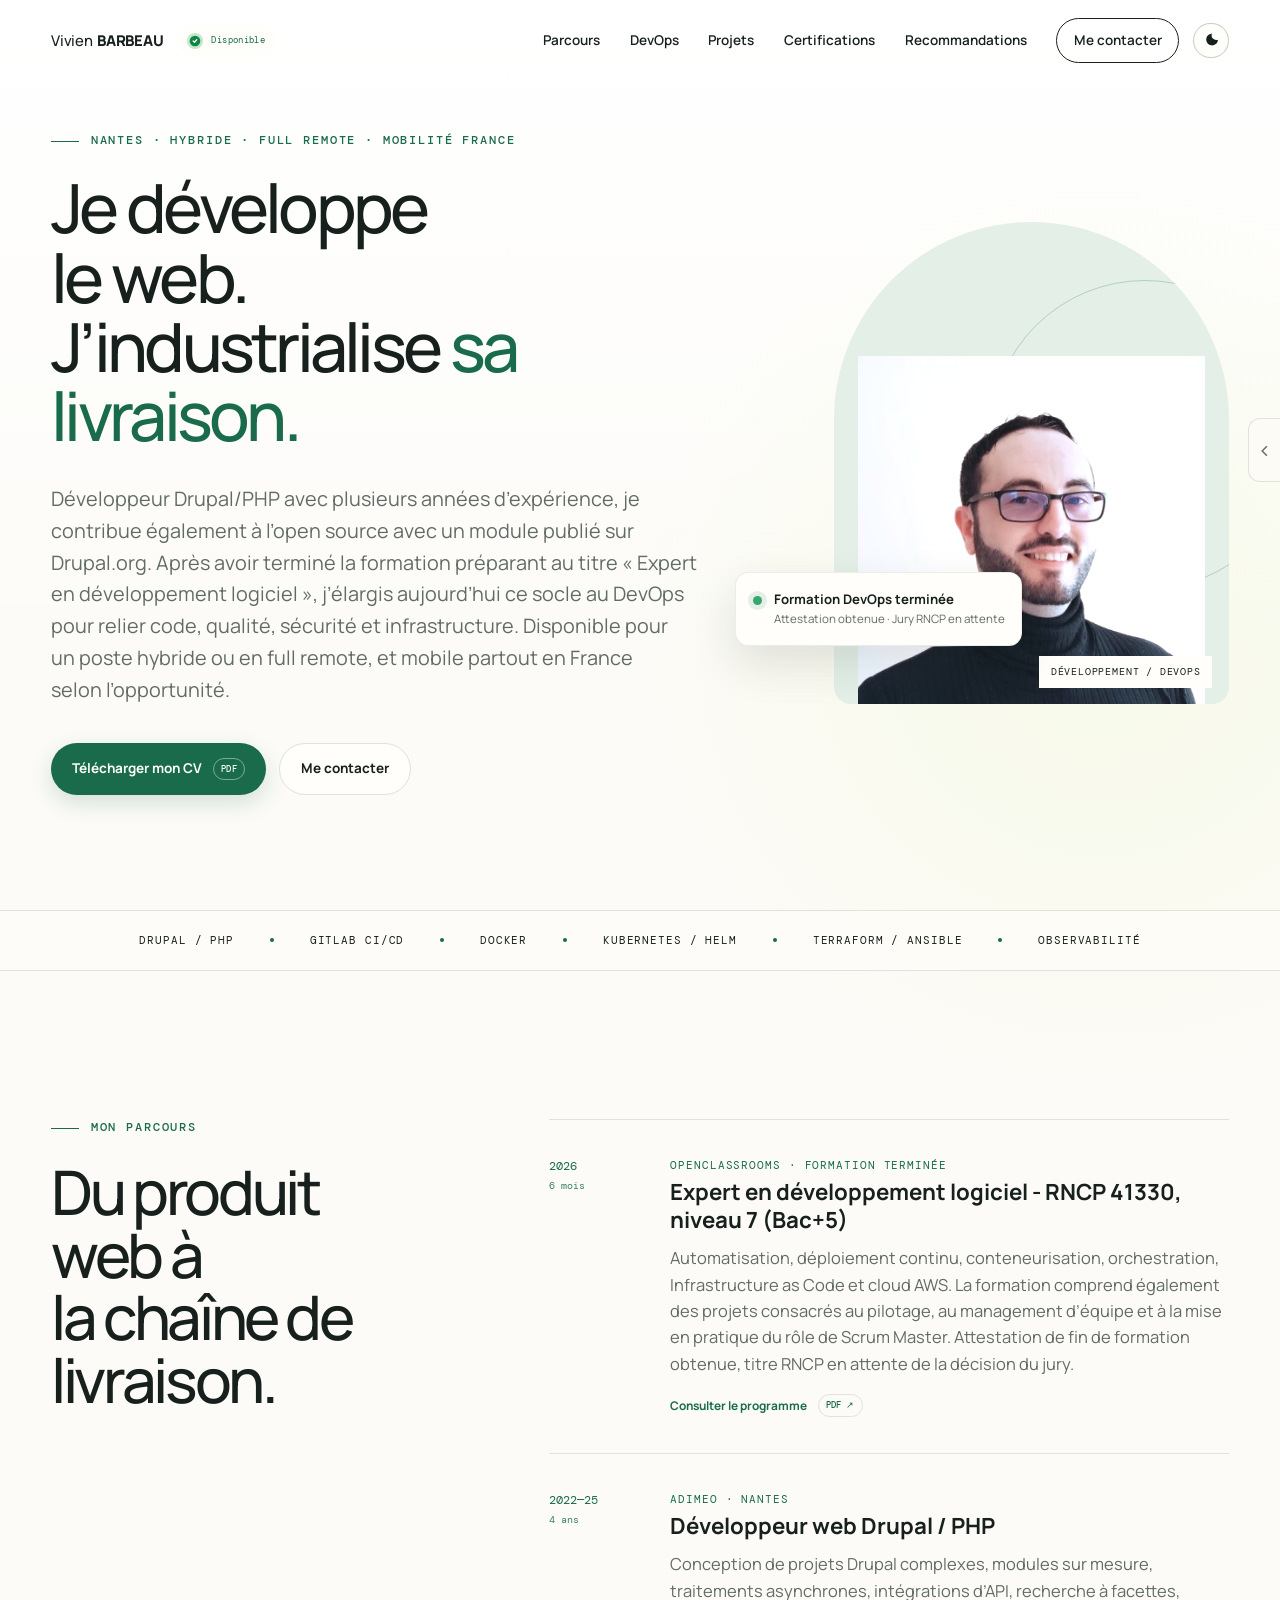
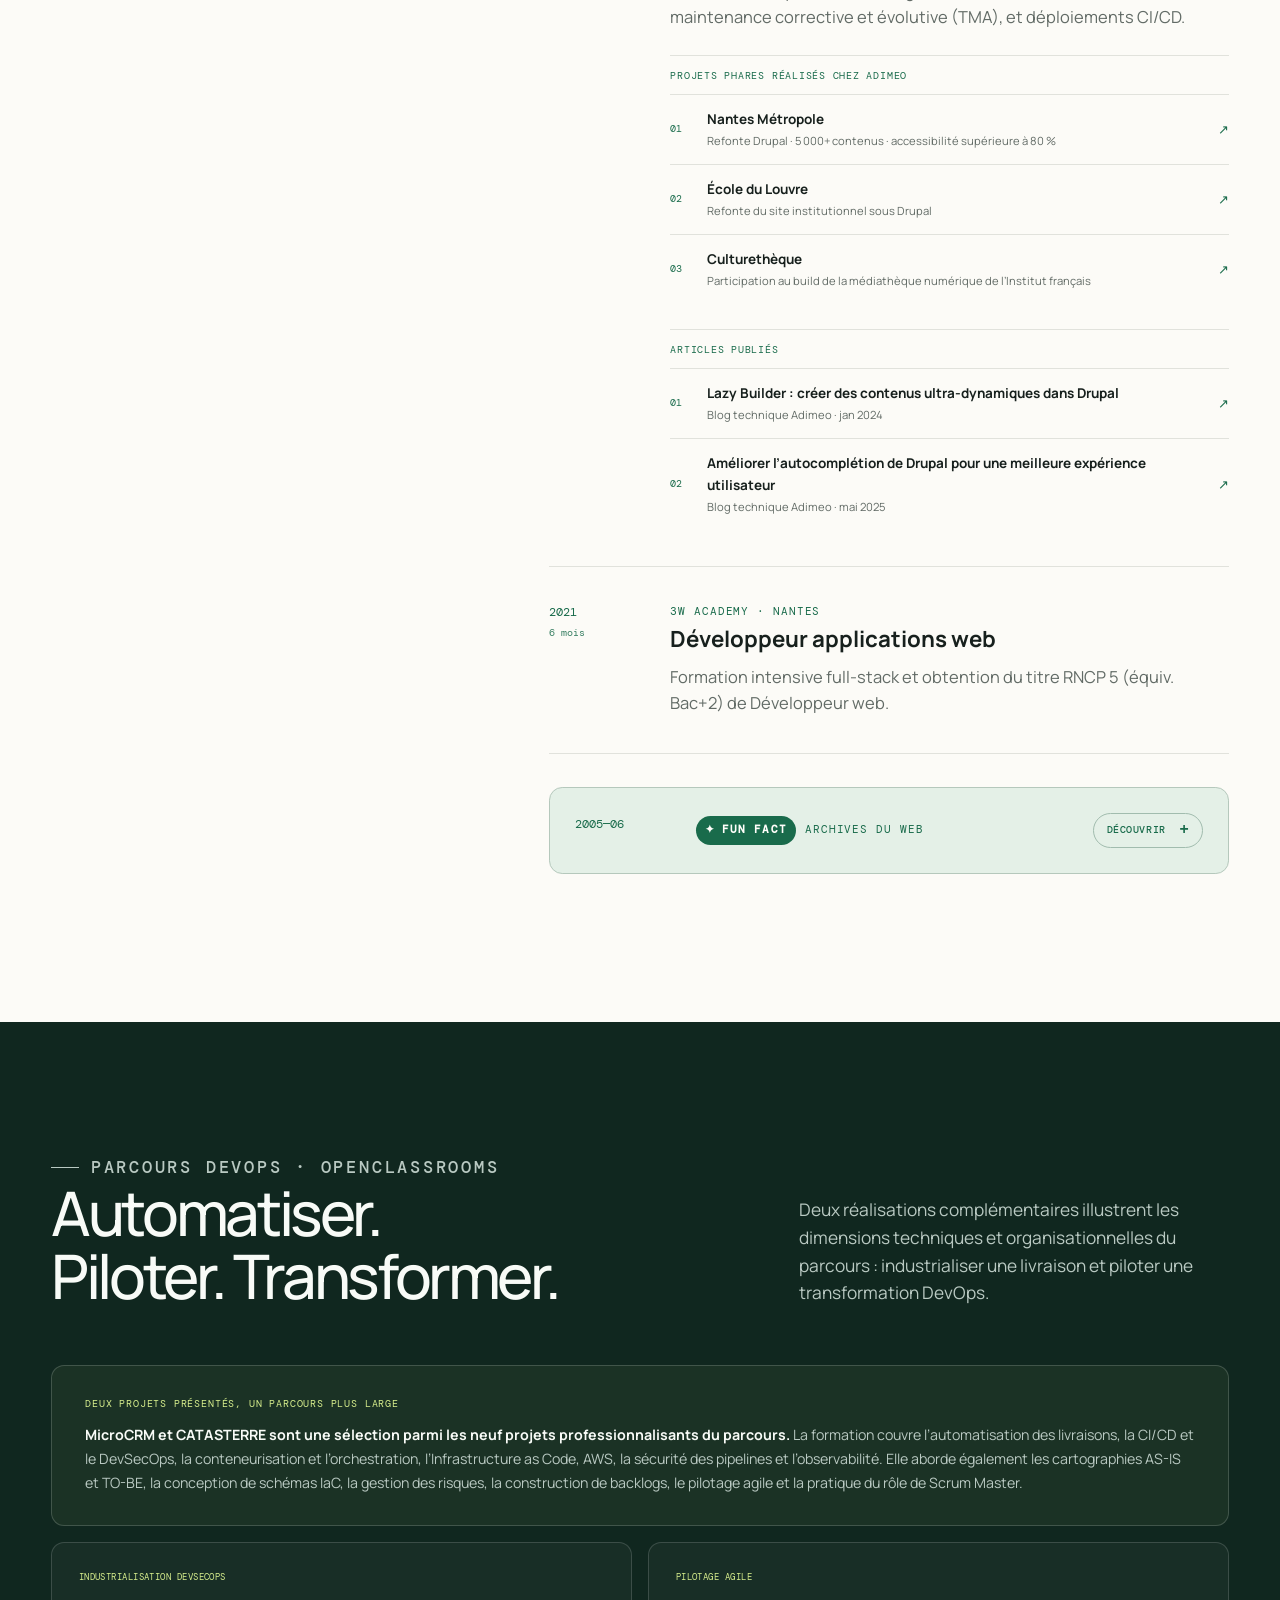
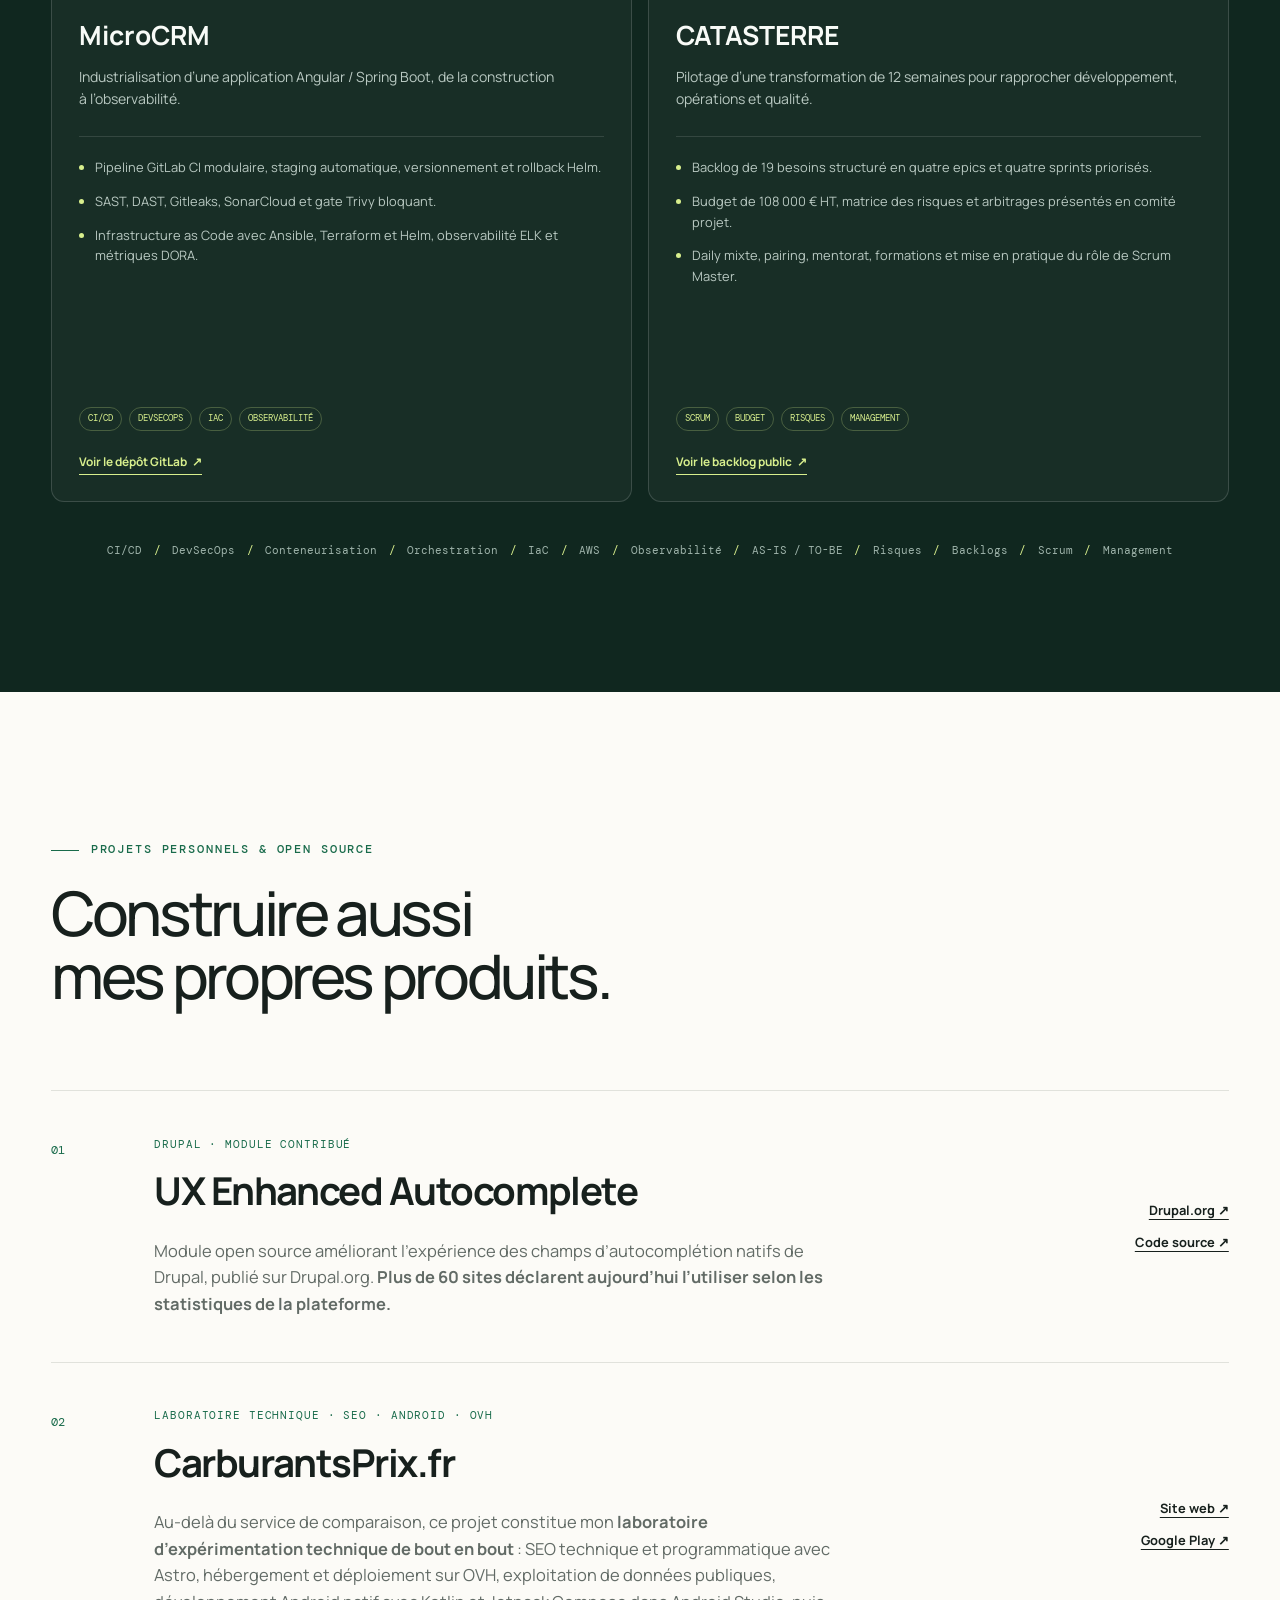
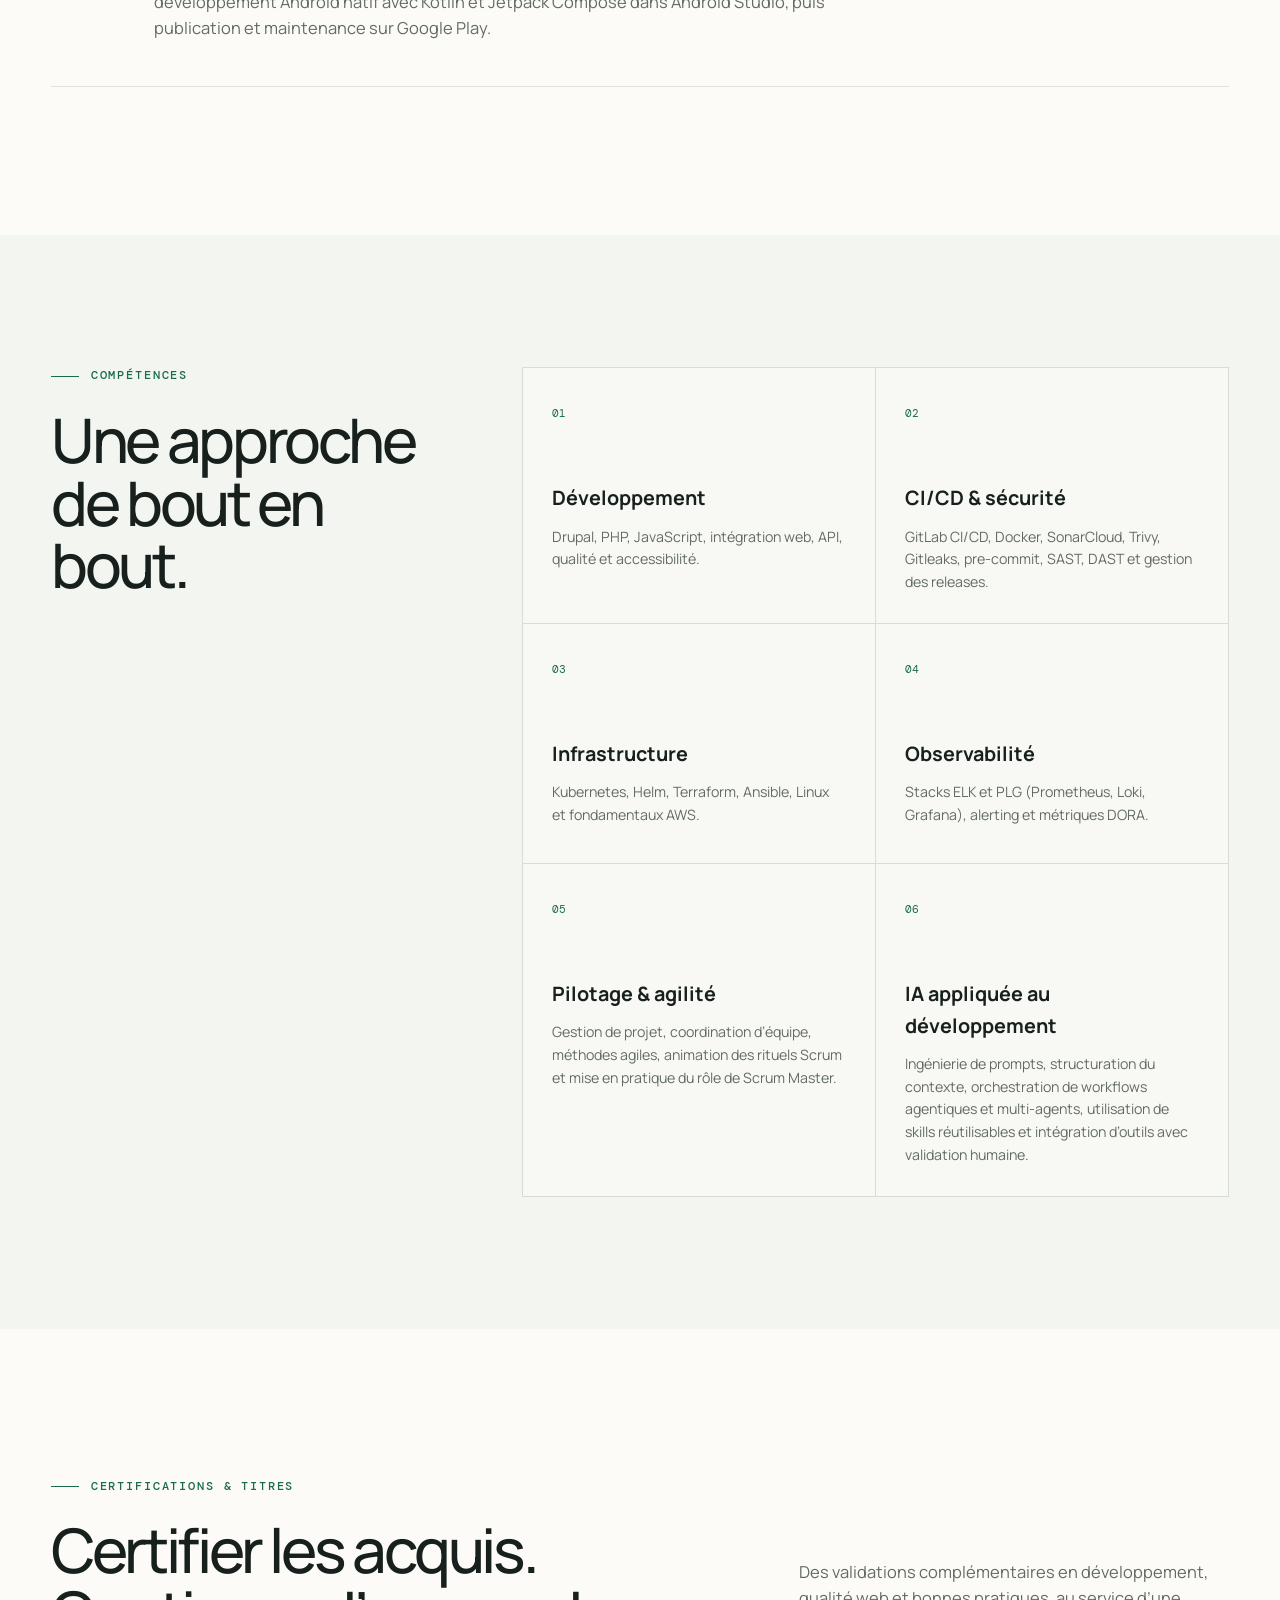
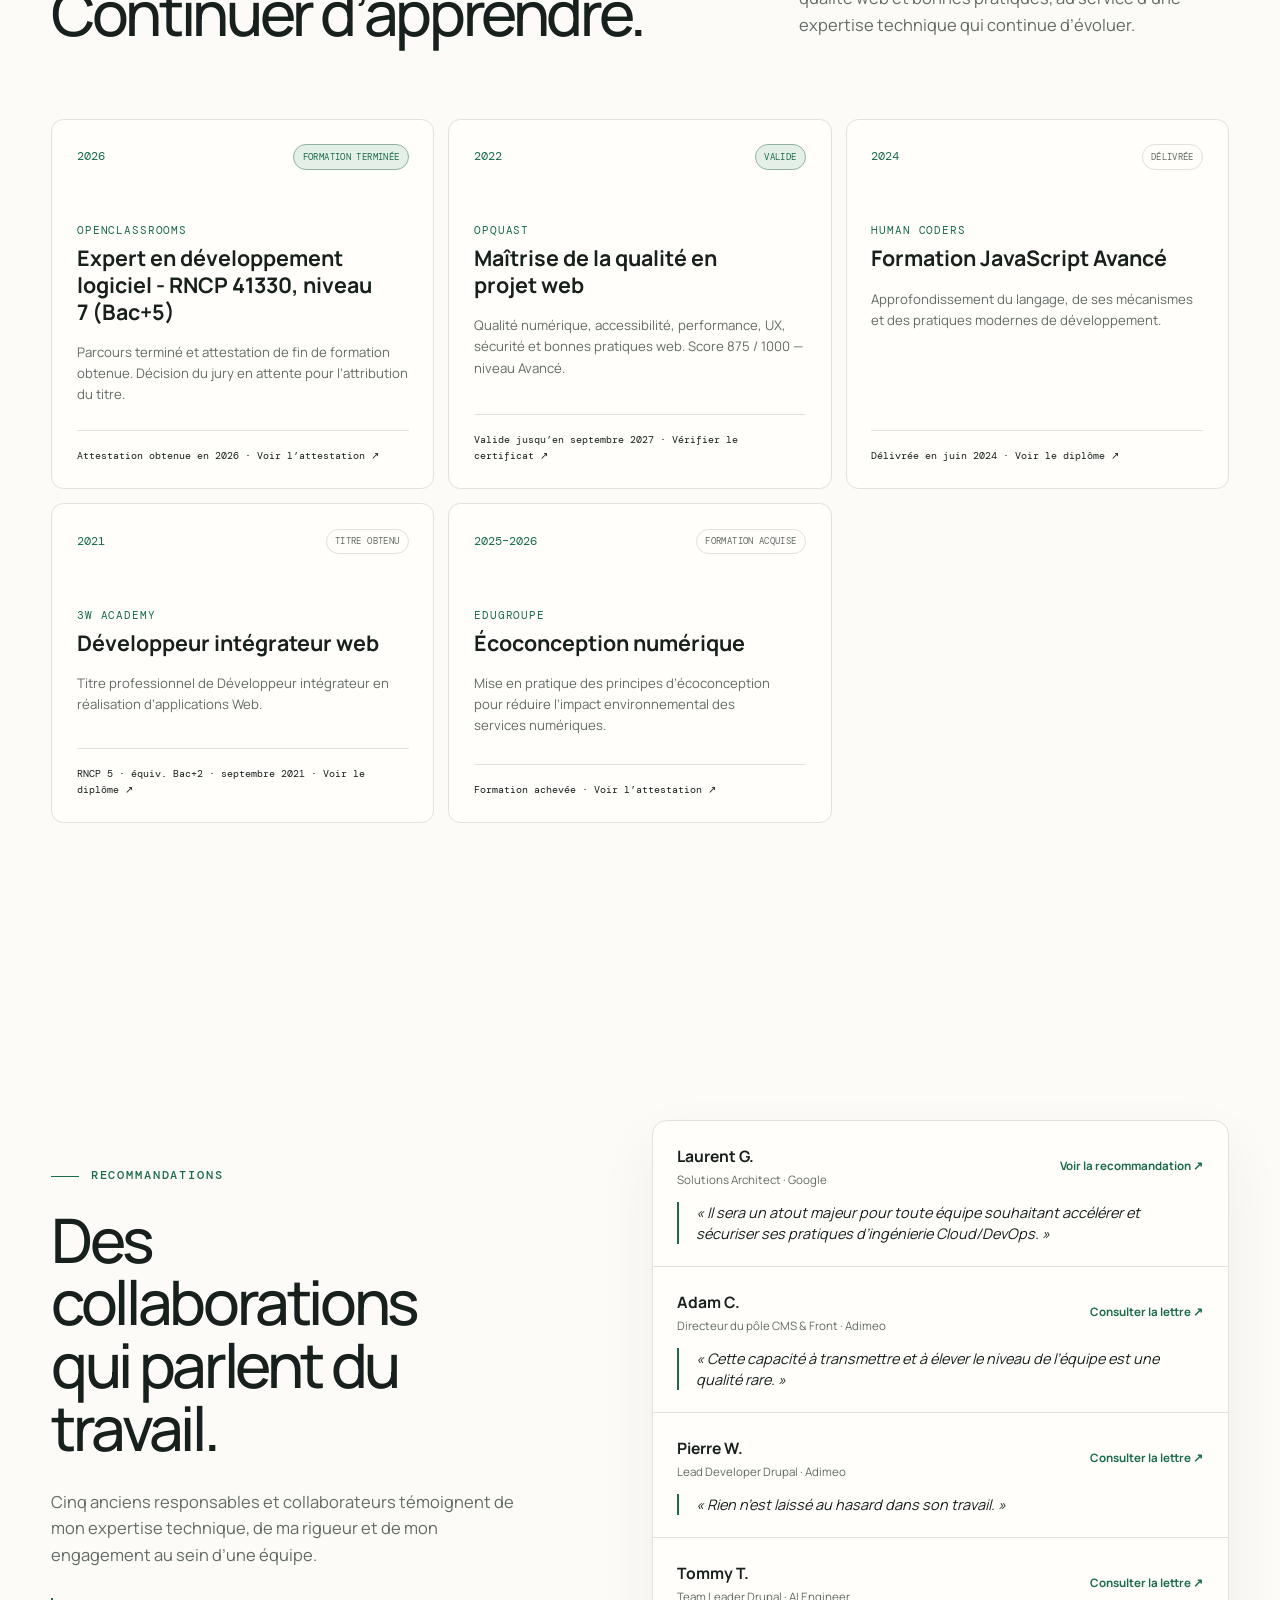
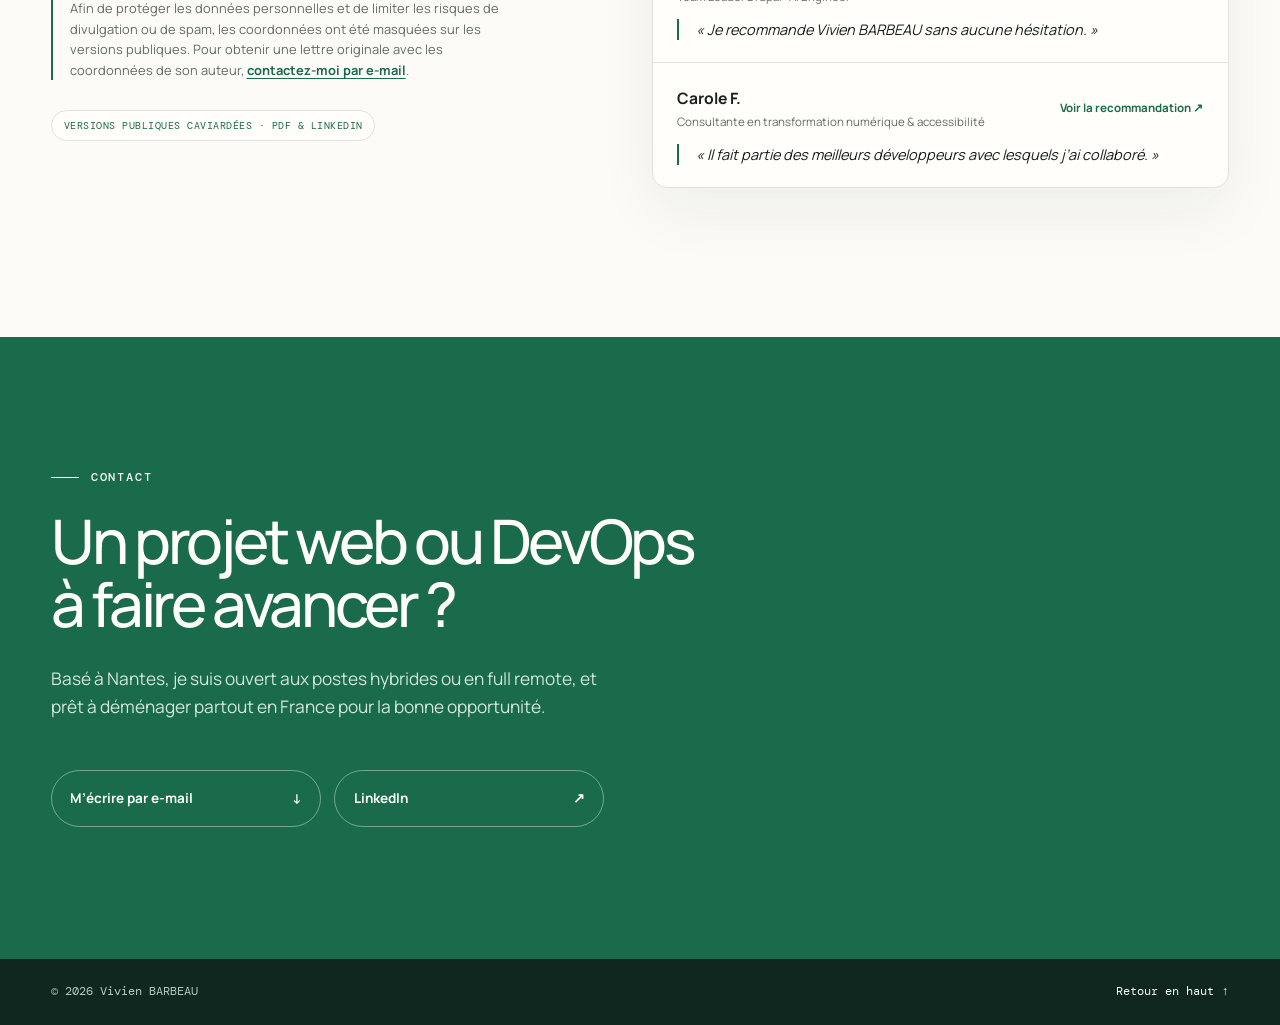
<file: index.html>
<!doctype html>
<html lang="fr">
  <head>
    <meta charset="UTF-8" />
    <meta name="viewport" content="width=device-width, initial-scale=1.0" />
    <meta
      name="description"
      content="Développeur web Drupal/PHP et DevOps, basé à Nantes et ouvert aux postes hybrides, au full remote et à la mobilité en France."
    />
    <meta name="theme-color" content="#f5f3ec" />
    <script>
      (() => {
        const theme = localStorage.getItem("theme") === "dark" ? "dark" : "light";
        const pipelineNavPreference = localStorage.getItem("pipeline-nav");
        const pipelineNavDefault = "hidden";
        document.documentElement.dataset.theme = theme;
        document.documentElement.dataset.pipelineNav =
          pipelineNavPreference === "hidden" || pipelineNavPreference === "visible"
            ? pipelineNavPreference
            : pipelineNavDefault;
        const meta = document.querySelector('meta[name="theme-color"]');
        if (meta) meta.content = theme === "dark" ? "#161511" : "#f5f3ec";
      })();
    </script>
    <meta name="google-site-verification" content="mFVfOoItEAZ5bi6s2qDkciXpe2QpW_xvpOeKbpEohvU" />
    <meta property="og:title" content="Vivien BARBEAU - Développeur Web & DevOps" />
    <meta
      property="og:description"
      content="Développeur Drupal/PHP et DevOps, basé à Nantes et ouvert aux postes hybrides, au full remote et à la mobilité en France."
    />
    <meta property="og:type" content="website" />
    <meta property="og:site_name" content="Vivien BARBEAU" />
    <meta property="og:url" content="https://vivienbarbeau.fr/" />
    <meta property="og:image" content="https://vivienbarbeau.fr/assets/og-image.png" />
    <meta property="og:image:width" content="1200" />
    <meta property="og:image:height" content="630" />
    <meta name="twitter:card" content="summary_large_image" />
    <meta name="twitter:title" content="Vivien BARBEAU - Développeur Web & DevOps" />
    <meta name="twitter:description" content="Développeur Drupal/PHP et DevOps, basé à Nantes et ouvert aux postes hybrides, au full remote et à la mobilité en France." />
    <meta name="twitter:image" content="https://vivienbarbeau.fr/assets/og-image.png" />
    <link rel="canonical" href="https://vivienbarbeau.fr/" />
    <link rel="describedby" href="/llms.txt" />
    <link rel="alternate" type="text/markdown" href="/README.md" />
    <script type="application/ld+json">
    {
      "@context": "https://schema.org",
      "@graph": [
        {
          "@type": "Person",
          "@id": "https://vivienbarbeau.fr/#person",
          "name": "Vivien BARBEAU",
          "givenName": "Vivien",
          "familyName": "Barbeau",
          "jobTitle": "Développeur web Drupal/PHP et DevOps",
          "description": "Développeur Drupal/PHP spécialisé en DevOps pour relier code, qualité, sécurité et infrastructure. Basé à Nantes, disponible pour un poste hybride ou en full remote, et mobile partout en France.",
          "url": "https://vivienbarbeau.fr/",
          "image": {
            "@type": "ImageObject",
            "@id": "https://vivienbarbeau.fr/assets/vivien-barbeau.jpg",
            "url": "https://vivienbarbeau.fr/assets/vivien-barbeau.jpg",
            "contentUrl": "https://vivienbarbeau.fr/assets/vivien-barbeau.jpg",
            "width": 400,
            "height": 400,
            "caption": "Portrait de Vivien BARBEAU"
          },
          "email": "vivien.barbeau.contact@gmail.com",
          "address": {
            "@type": "PostalAddress",
            "addressLocality": "Nantes",
            "addressCountry": "FR"
          },
          "homeLocation": {
            "@type": "City",
            "name": "Nantes"
          },
          "knowsLanguage": "fr",
          "knowsAbout": [
            "Drupal",
            "PHP",
            "JavaScript",
            "DevOps",
            "GitLab CI/CD",
            "Docker",
            "Kubernetes",
            "Helm",
            "Terraform",
            "Ansible",
            "Observabilité",
            "Accessibilité",
            "Gestion de projet",
            "Scrum",
            "Culture DevOps",
            "Conduite du changement",
            "Gestion des risques",
            "SEO",
            "Astro",
            "Kotlin",
            "Développement Android"
          ],
          "hasOccupation": {
            "@type": "Occupation",
            "name": "Développeur web Drupal/PHP et DevOps",
            "occupationLocation": {
              "@type": "Country",
              "name": "France"
            }
          },
          "alumniOf": [
            {
              "@type": "EducationalOrganization",
              "name": "3W Academy"
            },
            {
              "@type": "EducationalOrganization",
              "name": "OpenClassrooms"
            }
          ],
          "hasCredential": [
            {
              "@type": "EducationalOccupationalCredential",
              "name": "Maîtrise de la qualité en projet web",
              "credentialCategory": "certification",
              "recognizedBy": {
                "@type": "Organization",
                "name": "Opquast"
              },
              "url": "https://directory.opquast.com/fr/certificat/OQWI5U/",
              "validUntil": "2027-09"
            },
            {
              "@type": "EducationalOccupationalCredential",
              "name": "Développeur intégrateur en réalisation d’applications Web",
              "credentialCategory": "degree",
              "recognizedBy": {
                "@type": "EducationalOrganization",
                "name": "3W Academy"
              },
              "url": "https://diplome.3wa.fr/barbeau-vivien",
              "educationalLevel": "RNCP 5"
            },
            {
              "@type": "EducationalOccupationalCredential",
              "name": "Attestation de fin de formation Expert en développement logiciel",
              "credentialCategory": "attestation de fin de formation",
              "recognizedBy": {
                "@type": "EducationalOrganization",
                "name": "OpenClassrooms"
              },
              "educationalLevel": "RNCP 41330, niveau 7 (Bac+5)",
              "description": "Formation terminée, titre RNCP 41330 en attente de la décision du jury.",
              "url": "https://vivienbarbeau.fr/assets/OPENCLASSROOMS_Vivien_BARBEAU_Attestation_Fin_Formation.pdf"
            }
          ],
          "sameAs": [
            "https://www.linkedin.com/in/vivien-barbeau/",
            "https://github.com/LifeLifeOne",
            "https://www.drupal.org/u/lifelifeone"
          ],
          "workExample": [
            {
              "@type": "SoftwareSourceCode",
              "@id": "https://www.drupal.org/project/ux_enhanced_autocomplete",
              "name": "UX Enhanced Autocomplete",
              "description": "Module Drupal open source améliorant l’autocomplétion native.",
              "url": "https://www.drupal.org/project/ux_enhanced_autocomplete",
              "codeRepository": "https://git.drupalcode.org/project/ux_enhanced_autocomplete",
              "programmingLanguage": "PHP"
            },
            {
              "@type": "SoftwareApplication",
              "name": "CarburantsPrix",
              "description": "Projet personnel de montée en compétences en SEO technique et programmatique, hébergement OVH et développement Android natif avec Kotlin et Jetpack Compose.",
              "url": "https://carburantsprix.fr/",
              "applicationCategory": "UtilitiesApplication",
              "operatingSystem": "Android",
              "installUrl": "https://play.google.com/store/apps/details?id=com.lifelifeone.CarburantsPrix"
            },
            {
              "@type": "SoftwareSourceCode",
              "name": "MicroCRM",
              "description": "Industrialisation DevOps d’une application Angular / Spring Boot, de la construction à l’observabilité.",
              "url": "https://gitlab.com/openclassrooms5651214/openclassrooms-p6",
              "codeRepository": "https://gitlab.com/openclassrooms5651214/openclassrooms-p6"
            },
            {
              "@type": "CreativeWork",
              "name": "CATASTERRE - Transformation DevOps",
              "description": "Pilotage agile d’une transformation DevOps : backlog, priorisation, budget, risques et accompagnement d’équipe.",
              "url": "https://second-muscari-6c4.notion.site/CATASTERRE-Transformation-DevOps-3beb751559088111834df66bfb01543b"
            }
          ]
        },
        {
          "@type": "WebSite",
          "@id": "https://vivienbarbeau.fr/#website",
          "url": "https://vivienbarbeau.fr/",
          "name": "Vivien BARBEAU",
          "description": "Développeur web Drupal/PHP et DevOps, basé à Nantes et ouvert aux postes hybrides, au full remote et à la mobilité en France.",
          "inLanguage": "fr",
          "publisher": {
            "@id": "https://vivienbarbeau.fr/#person"
          }
        },
        {
          "@type": "ProfilePage",
          "@id": "https://vivienbarbeau.fr/#webpage",
          "url": "https://vivienbarbeau.fr/",
          "name": "Vivien BARBEAU - Développeur Web & DevOps",
          "description": "Développeur web Drupal/PHP et DevOps, basé à Nantes et ouvert aux postes hybrides, au full remote et à la mobilité en France.",
          "inLanguage": "fr",
          "isPartOf": {
            "@id": "https://vivienbarbeau.fr/#website"
          },
          "about": {
            "@id": "https://vivienbarbeau.fr/#person"
          },
          "mainEntity": {
            "@id": "https://vivienbarbeau.fr/#person"
          },
          "hasPart": [
            {
              "@type": "Article",
              "@id": "https://www.adimeo.com/blog-technique/drupal-lazy-builder",
              "headline": "Lazy Builder : créer des contenus ultra-dynamiques dans Drupal",
              "url": "https://www.adimeo.com/blog-technique/drupal-lazy-builder",
              "datePublished": "2024-01-22",
              "inLanguage": "fr",
              "author": {
                "@id": "https://vivienbarbeau.fr/#person"
              }
            },
            {
              "@type": "Article",
              "@id": "https://www.adimeo.com/blog-technique/ameliorer-autocompletion-drupal-pour-meilleure-experience-utilisateur",
              "headline": "Améliorer l’autocomplétion de Drupal pour une meilleure expérience utilisateur",
              "url": "https://www.adimeo.com/blog-technique/ameliorer-autocompletion-drupal-pour-meilleure-experience-utilisateur",
              "datePublished": "2025-05-20",
              "inLanguage": "fr",
              "about": {
                "@id": "https://www.drupal.org/project/ux_enhanced_autocomplete"
              },
              "contributor": {
                "@id": "https://vivienbarbeau.fr/#person"
              }
            }
          ],
          "primaryImageOfPage": {
            "@id": "https://vivienbarbeau.fr/assets/vivien-barbeau.jpg"
          }
        }
      ]
    }
    </script>
    <title>Vivien BARBEAU - Développeur Web & DevOps</title>
    <link rel="icon" href="/assets/favicon-48x48.png" type="image/png" sizes="48x48" />
    <link rel="icon" href="/assets/favicon-96x96.png" type="image/png" sizes="96x96" />
    <link rel="icon" href="/assets/favicon.svg" type="image/svg+xml" />
    <link rel="icon" href="/favicon.ico" sizes="48x48" />
    <link rel="apple-touch-icon" href="/apple-touch-icon.png" sizes="180x180" />
    <link rel="preconnect" href="https://fonts.googleapis.com" />
    <link rel="preconnect" href="https://fonts.gstatic.com" crossorigin />
    <link
      href="https://fonts.googleapis.com/css2?family=DM+Mono:wght@400;500&family=Manrope:wght@400;500;600;700&display=swap"
      rel="stylesheet"
    />
    <link rel="stylesheet" href="styles.css?v=20261003c" />
    <script src="script.js?v=20261003c" defer></script>
  </head>
  <body>
    <a class="skip-link" href="#contenu">Aller au contenu</a>

    <header class="site-header" data-header>
      <div class="brand-cluster">
        <a class="brand" href="/" aria-label="Recharger la page d'accueil">
          <span>Vivien</span> <strong>BARBEAU</strong>
        </a>
        <p class="availability-trigger">
          <span class="availability-icon" aria-hidden="true">
            <img src="/assets/favicon.svg" alt="" />
          </span>
          <span class="availability-label">Disponible</span>
        </p>
      </div>

      <nav id="navigation" class="navigation" aria-label="Navigation principale">
        <a href="#parcours">Parcours</a>
        <a href="#projet">DevOps</a>
        <a href="#projets">Projets</a>
        <a href="#certifications">Certifications</a>
        <a href="#recommandations">Recommandations</a>
        <a class="nav-cta" href="#contact">Me contacter</a>
      </nav>

      <div class="header-tools">
        <button type="button" class="theme-toggle" data-theme-toggle>
          <svg class="icon-moon" viewBox="0 0 24 24" aria-hidden="true">
            <path
              fill="currentColor"
              d="M12.6 2.2a.8.8 0 0 0-.9.2 8.6 8.6 0 1 0 10 10 .8.8 0 0 0-1-.9 6.9 6.9 0 0 1-8.1-8.3Z"
            />
          </svg>
          <svg class="icon-sun" viewBox="0 0 24 24" aria-hidden="true">
            <path
              fill="currentColor"
              d="M12 7.2a4.8 4.8 0 1 0 0 9.6 4.8 4.8 0 0 0 0-9.6Zm0-5a.8.8 0 0 1 .8.8v1.6a.8.8 0 0 1-1.6 0V3a.8.8 0 0 1 .8-.8Zm0 16.4a.8.8 0 0 1 .8.8V21a.8.8 0 0 1-1.6 0v-1.6a.8.8 0 0 1 .8-.8Zm9-7.6a.8.8 0 0 1-.8.8h-1.6a.8.8 0 0 1 0-1.6H20a.8.8 0 0 1 .8.8ZM5.4 12a.8.8 0 0 1-.8.8H3a.8.8 0 0 1 0-1.6h1.6a.8.8 0 0 1 .8.8Zm12.8-6.2a.8.8 0 0 1 0 1.1l-1.1 1.2a.8.8 0 1 1-1.2-1.1l1.2-1.2a.8.8 0 0 1 1.1 0ZM8.1 16.9a.8.8 0 0 1 0 1.1l-1.2 1.2a.8.8 0 0 1-1.1-1.1l1.2-1.2a.8.8 0 0 1 1.1 0Zm9.9 1.2a.8.8 0 0 1-1.1 0l-1.2-1.2a.8.8 0 0 1 1.2-1.1l1.1 1.2a.8.8 0 0 1 0 1.1ZM8.1 7.1 7 5.9A.8.8 0 0 1 8.1 4.8l1.2 1.1A.8.8 0 0 1 8.1 7.1Z"
            />
          </svg>
          <span class="sr-only">Activer le thème sombre</span>
        </button>
        <button class="menu-button" type="button" aria-expanded="false" aria-controls="navigation">
          <span></span><span></span>
          <span class="sr-only">Ouvrir le menu</span>
        </button>
      </div>
    </header>

    <nav class="pipeline-nav" aria-label="Sommaire de la page" data-pipeline-nav>
      <button class="pipeline-nav-close" type="button" data-pipeline-close>
        <span aria-hidden="true">×</span>
        <span class="sr-only">Masquer le sommaire</span>
        <span class="pipeline-control-tooltip" aria-hidden="true">Masquer le sommaire</span>
      </button>
      <span class="pipeline-nav-title" aria-hidden="true">Sommaire</span>
      <span class="pipeline-mobile-label" data-pipeline-mobile-label aria-hidden="true"></span>
      <ol>
        <li><a href="#accueil" data-pipeline-label="Accueil"><span class="pipeline-job-icon" aria-hidden="true"></span><span class="pipeline-tooltip">Accueil</span></a></li>
        <li><a href="#parcours" data-pipeline-label="Parcours"><span class="pipeline-job-icon" aria-hidden="true"></span><span class="pipeline-tooltip">Parcours</span></a></li>
        <li><a href="#projet" data-pipeline-label="Projets DevOps"><span class="pipeline-job-icon" aria-hidden="true"></span><span class="pipeline-tooltip">Projets DevOps</span></a></li>
        <li><a href="#projets" data-pipeline-label="Projets personnels"><span class="pipeline-job-icon" aria-hidden="true"></span><span class="pipeline-tooltip">Projets personnels</span></a></li>
        <li><a href="#competences" data-pipeline-label="Compétences"><span class="pipeline-job-icon" aria-hidden="true"></span><span class="pipeline-tooltip">Compétences</span></a></li>
        <li><a href="#certifications" data-pipeline-label="Certifications"><span class="pipeline-job-icon" aria-hidden="true"></span><span class="pipeline-tooltip">Certifications</span></a></li>
        <li><a href="#recommandations" data-pipeline-label="Recommandations"><span class="pipeline-job-icon" aria-hidden="true"></span><span class="pipeline-tooltip">Recommandations</span></a></li>
        <li><a href="#contact" data-pipeline-label="Contact"><span class="pipeline-job-icon" aria-hidden="true"></span><span class="pipeline-tooltip">Contact</span></a></li>
      </ol>
    </nav>
    <button class="pipeline-nav-restore" type="button" data-pipeline-restore>
      <span aria-hidden="true">‹</span>
      <span class="sr-only">Afficher le sommaire</span>
      <span class="pipeline-control-tooltip" aria-hidden="true">Afficher le sommaire</span>
    </button>

    <main id="contenu">
      <section class="hero section" id="accueil">
        <div class="hero-copy reveal">
          <p class="eyebrow"><span></span>Nantes · Hybride · Full remote · Mobilité France</p>
          <h1>
            <span>Je développe</span>
            <span>le web.</span>
            <span>J’industrialise <em>sa</em></span>
            <span><em>livraison.</em></span>
          </h1>
          <p class="hero-intro">
            Développeur Drupal/PHP avec plusieurs années d’expérience, je contribue
            également à l’open source avec un module publié sur Drupal.org. Après avoir
            terminé la formation préparant au titre «&nbsp;Expert en développement
            logiciel&nbsp;», j’élargis aujourd’hui ce socle au DevOps pour relier code,
            qualité, sécurité et infrastructure.
            Disponible pour un poste hybride ou en full remote,
            et mobile partout en France selon l’opportunité.
          </p>
          <div class="hero-actions">
            <a class="button button-primary button-cv" href="assets/CV_Vivien_BARBEAU_PHP_Drupal_DevOps.pdf" download>
              Télécharger mon CV <span class="button-pill">PDF</span>
            </a>
            <a class="button button-secondary" href="#contact">Me contacter</a>
          </div>
        </div>

        <div class="hero-visual reveal" data-delay="1">
          <div class="portrait-frame">
            <img src="assets/vivien-barbeau.jpg" alt="Portrait de Vivien BARBEAU" />
            <span class="portrait-caption">Développement / DevOps</span>
          </div>
          <div class="status-card">
            <span class="status-dot" aria-hidden="true"></span>
            <div>
              <strong>Formation DevOps terminée</strong>
              <span>Attestation obtenue · Jury RNCP en attente</span>
            </div>
          </div>
        </div>
      </section>

      <section class="proof-strip" aria-label="Domaines de compétence">
        <span>Drupal / PHP</span><i></i>
        <span>GitLab CI/CD</span><i></i>
        <span>Docker</span><i></i>
        <span>Kubernetes / Helm</span><i></i>
        <span>Terraform / Ansible</span><i></i>
        <span>Observabilité</span>
      </section>

      <section class="section journey" id="parcours">
        <div class="section-heading reveal">
          <p class="eyebrow"><span></span>Mon parcours</p>
          <h2>Du produit web à<br />la chaîne de livraison.</h2>
        </div>

        <div class="timeline">
          <article class="timeline-item reveal">
            <div class="timeline-date">2026<br><span class="timeline-duration">6 mois</span></div>
            <div class="timeline-content">
              <p class="timeline-label">OpenClassrooms · Formation terminée</p>
              <h3>Expert en développement logiciel - RNCP 41330, niveau 7 (Bac+5)</h3>
              <p>
                Automatisation, déploiement continu, conteneurisation,
                orchestration, Infrastructure as Code et cloud AWS. La formation comprend
                également des projets consacrés au pilotage, au management d’équipe et à
                la mise en pratique du rôle de Scrum Master. Attestation de fin de formation
                obtenue, titre RNCP en attente de la décision du jury.
              </p>
              <a
                class="training-program-link"
                href="https://static.oc-static.com/syllabus/2461-expert-devops-fr-fr-standard.pdf"
                target="_blank"
                rel="noreferrer"
              >
                Consulter le programme <span>PDF ↗</span>
              </a>
            </div>
          </article>

          <article class="timeline-item reveal">
            <div class="timeline-date">2022—25<br><span class="timeline-duration">4 ans</span></div>
            <div class="timeline-content">
              <p class="timeline-label">Adimeo · Nantes</p>
              <h3>Développeur web Drupal / PHP</h3>
              <p>
                Conception de projets Drupal complexes, modules sur mesure, traitements
                asynchrones, intégrations d’API, recherche à facettes, maintenance corrective
                et évolutive (TMA), et déploiements CI/CD.
              </p>
              <div class="professional-projects">
                <p class="professional-projects-title">Projets phares réalisés chez Adimeo</p>
                <a class="professional-project" href="https://metropole.nantes.fr" target="_blank" rel="noreferrer">
                  <span>01</span>
                  <div>
                    <strong>Nantes Métropole</strong>
                    <small>Refonte Drupal · 5 000+ contenus · accessibilité supérieure à 80 %</small>
                  </div>
                  <b aria-hidden="true">↗</b>
                </a>
                <a class="professional-project" href="https://www.ecoledulouvre.fr" target="_blank" rel="noreferrer">
                  <span>02</span>
                  <div>
                    <strong>École du Louvre</strong>
                    <small>Refonte du site institutionnel sous Drupal</small>
                  </div>
                  <b aria-hidden="true">↗</b>
                </a>
                <a class="professional-project" href="https://www.culturetheque.com/fr" target="_blank" rel="noreferrer">
                  <span>03</span>
                  <div>
                    <strong>Culturethèque</strong>
                    <small>Participation au build de la médiathèque numérique de l’Institut français</small>
                  </div>
                  <b aria-hidden="true">↗</b>
                </a>
              </div>
              <div class="professional-articles">
                <p class="professional-projects-title">Articles publiés</p>
                <a class="professional-project" href="https://www.adimeo.com/blog-technique/drupal-lazy-builder" target="_blank" rel="noreferrer">
                  <span>01</span>
                  <div>
                    <strong>Lazy Builder : créer des contenus ultra-dynamiques dans Drupal</strong>
                    <small>Blog technique Adimeo · jan 2024</small>
                  </div>
                  <b aria-hidden="true">↗</b>
                </a>
                <a class="professional-project" href="https://www.adimeo.com/blog-technique/ameliorer-autocompletion-drupal-pour-meilleure-experience-utilisateur" target="_blank" rel="noreferrer">
                  <span>02</span>
                  <div>
                    <strong>Améliorer l’autocomplétion de Drupal pour une meilleure expérience utilisateur</strong>
                    <small>Blog technique Adimeo · mai 2025</small>
                  </div>
                  <b aria-hidden="true">↗</b>
                </a>
              </div>
            </div>
          </article>

          <article class="timeline-item reveal">
            <div class="timeline-date">2021<br><span class="timeline-duration">6 mois</span></div>
            <div class="timeline-content">
              <p class="timeline-label">3W Academy · Nantes</p>
              <h3>Développeur applications web</h3>
              <p>
                Formation intensive full-stack et obtention du titre RNCP 5
                (équiv. Bac+2) de Développeur web.
              </p>
            </div>
          </article>

          <article class="timeline-item timeline-fun-fact reveal">
            <div class="timeline-date">2005—06</div>
            <div class="timeline-content">
              <details class="fun-fact-disclosure">
                <summary class="fun-fact-summary">
                  <span class="timeline-label">
                    <span class="fun-fact-badge"><span aria-hidden="true">✦</span> Fun fact</span>
                    <span>Archives du web</span>
                  </span>
                  <span class="fun-fact-toggle">
                    <span class="fun-fact-toggle-open">Découvrir</span>
                    <span class="fun-fact-toggle-close">Refermer</span>
                    <span class="fun-fact-toggle-icon" aria-hidden="true">+</span>
                  </span>
                </summary>
                <div class="fun-fact-panel">
                  <h3>Quand les templates s’achetaient par SMS</h3>
                  <div class="fun-fact-layout">
                    <div>
                      <p>
                        Pendant mon adolescence, en 2005–2006, créer un site passait souvent par
                        Dreamweaver, Photoshop, Flash et une bonne dose d’effets futuristes — parfois
                        délicieusement de mauvais goût. C’est dans cet univers que j’ai découvert le
                        HTML et le CSS, avant de proposer sous le pseudo <strong>Liquid</strong> huit
                        templates sur Kitgraphique.net.
                      </p>
                      <a
                        class="timeline-archive-link"
                        href="https://web.archive.org/web/20081224234039/http://www.kitgraphique.net/designers/liquid.html"
                        target="_blank"
                        rel="noreferrer"
                      >
                        Voir ma page de designer archivée <span>Wayback Machine ↗</span>
                      </a>
                    </div>
                    <a
                      class="fun-fact-preview"
                      href="https://web.archive.org/web/20081224234039/http://www.kitgraphique.net/designers/liquid.html"
                      target="_blank"
                      rel="noreferrer"
                      aria-label="Voir les huit templates de Liquid sur la page archivée de Kitgraphique.net"
                    >
                      <img
                        src="assets/kitgraphiquenet_2006_funfact.jpg"
                        alt="Capture des huit templates créés sous le pseudo Liquid sur Kitgraphique.net"
                        loading="lazy"
                      />
                      <span>8 templates · 2005—06 <b aria-hidden="true">↗</b></span>
                    </a>
                  </div>
                </div>
              </details>
            </div>
          </article>
        </div>
      </section>

      <section class="case-study" id="projet">
        <div class="case-study-inner section">
          <div class="case-intro reveal">
            <p class="eyebrow eyebrow-light"><span></span>Parcours DevOps · OpenClassrooms</p>
            <h2>Automatiser.<br />Piloter. Transformer.</h2>
            <p>
              Deux réalisations complémentaires illustrent les dimensions techniques et
              organisationnelles du parcours : industrialiser une livraison et piloter une
              transformation DevOps.
            </p>
          </div>

          <aside class="case-scope reveal" aria-label="Périmètre de la formation OpenClassrooms">
            <div class="case-scope-copy">
              <p class="case-scope-kicker">Deux projets présentés, un parcours plus large</p>
              <p>
                <strong>MicroCRM et CATASTERRE sont une sélection parmi les neuf projets professionnalisants du parcours.</strong>
                La formation couvre l’automatisation des livraisons, la CI/CD et le DevSecOps, la
                conteneurisation et l’orchestration, l’Infrastructure as Code, AWS, la sécurité des
                pipelines et l’observabilité. Elle aborde également les cartographies AS-IS et TO-BE,
                la conception de schémas IaC, la gestion des risques, la construction de backlogs,
                le pilotage agile et la pratique du rôle de Scrum Master.
              </p>
            </div>
          </aside>

          <div class="case-grid">
            <article class="case-card reveal">
              <span class="case-card-role">Industrialisation DevSecOps</span>
              <h3>MicroCRM</h3>
              <p>Industrialisation d’une application Angular / Spring Boot, de la construction à l’observabilité.</p>
              <ul class="case-evidence">
                <li>Pipeline GitLab CI modulaire, staging automatique, versionnement et rollback Helm.</li>
                <li>SAST, DAST, Gitleaks, SonarCloud et gate Trivy bloquant.</li>
                <li>Infrastructure as Code avec Ansible, Terraform et Helm, observabilité ELK et métriques DORA.</li>
              </ul>
              <div class="case-tags" aria-label="Compétences mobilisées sur MicroCRM">
                <span>CI/CD</span><span>DevSecOps</span><span>IaC</span><span>Observabilité</span>
              </div>
              <a class="case-project-link" href="https://gitlab.com/openclassrooms5651214/openclassrooms-p6" target="_blank" rel="noreferrer">
                Voir le dépôt GitLab <span aria-hidden="true">↗</span>
              </a>
            </article>

            <article class="case-card reveal" data-delay="1">
              <span class="case-card-role">Pilotage agile</span>
              <h3>CATASTERRE</h3>
              <p>Pilotage d’une transformation de 12 semaines pour rapprocher développement, opérations et qualité.</p>
              <ul class="case-evidence">
                <li>Backlog de 19 besoins structuré en quatre epics et quatre sprints priorisés.</li>
                <li>Budget de 108 000 € HT, matrice des risques et arbitrages présentés en comité projet.</li>
                <li>Daily mixte, pairing, mentorat, formations et mise en pratique du rôle de Scrum Master.</li>
              </ul>
              <div class="case-tags" aria-label="Compétences mobilisées sur CATASTERRE">
                <span>Scrum</span><span>Budget</span><span>Risques</span><span>Management</span>
              </div>
              <a class="case-project-link" href="https://second-muscari-6c4.notion.site/CATASTERRE-Transformation-DevOps-3beb751559088111834df66bfb01543b" target="_blank" rel="noreferrer">
                Voir le backlog public <span aria-hidden="true">↗</span>
              </a>
            </article>

          </div>

          <div class="tech-list reveal" aria-label="Compétences couvertes par les neuf projets OpenClassrooms">
            <span>CI/CD</span><span>DevSecOps</span><span>Conteneurisation</span><span>Orchestration</span>
            <span>IaC</span><span>AWS</span><span>Observabilité</span><span>AS-IS / TO-BE</span>
            <span>Risques</span><span>Backlogs</span><span>Scrum</span><span>Management</span>
          </div>
        </div>
      </section>

      <section class="section side-projects" id="projets">
        <div class="section-heading reveal">
          <p class="eyebrow"><span></span>Projets personnels & open source</p>
          <h2>Construire aussi<br />mes propres produits.</h2>
        </div>

        <div class="project-list">
          <article class="project-row reveal">
            <span class="project-number">01</span>
            <div class="project-main">
              <p class="project-type">Drupal · Module contribué</p>
              <h3>UX Enhanced Autocomplete</h3>
              <p>
                Module open source améliorant l’expérience des champs d’autocomplétion natifs
                de Drupal, publié sur Drupal.org. <strong>Plus de 60 sites déclarent aujourd’hui
                l’utiliser selon les statistiques de la plateforme.</strong>
              </p>
            </div>
            <div class="project-links">
              <a
                href="https://www.drupal.org/project/ux_enhanced_autocomplete"
                target="_blank"
                rel="noreferrer"
              >Drupal.org ↗</a>
              <a
                href="https://git.drupalcode.org/project/ux_enhanced_autocomplete"
                target="_blank"
                rel="noreferrer"
              >Code source ↗</a>
            </div>
          </article>

          <article class="project-row reveal" data-delay="1">
            <span class="project-number">02</span>
            <div class="project-main">
              <p class="project-type">Laboratoire technique · SEO · Android · OVH</p>
              <h3>CarburantsPrix.fr</h3>
              <p>
                Au-delà du service de comparaison, ce projet constitue mon
                <strong>laboratoire d’expérimentation technique de bout en bout</strong> : SEO technique et
                programmatique avec Astro, hébergement et déploiement sur OVH, exploitation de
                données publiques, développement Android natif avec Kotlin et Jetpack Compose dans
                Android Studio, puis publication et maintenance sur Google Play.
              </p>
            </div>
            <div class="project-links">
              <a href="https://carburantsprix.fr/" target="_blank" rel="noreferrer">Site web ↗</a>
              <a
                href="https://play.google.com/store/apps/details?id=com.lifelifeone.CarburantsPrix"
                target="_blank"
                rel="noreferrer"
              >Google Play ↗</a>
            </div>
          </article>
        </div>
      </section>

      <section class="skills-section" id="competences">
        <div class="section skills-inner">
          <div class="section-heading reveal">
            <p class="eyebrow"><span></span>Compétences</p>
            <h2>Une approche<br />de bout en bout.</h2>
          </div>

          <div class="skills-grid">
            <article class="skill-card reveal">
              <span>01</span><h3>Développement</h3>
              <p>Drupal, PHP, JavaScript, intégration web, API, qualité et accessibilité.</p>
            </article>
            <article class="skill-card reveal" data-delay="1">
              <span>02</span><h3>CI/CD & sécurité</h3>
              <p>GitLab CI/CD, Docker, SonarCloud, Trivy, Gitleaks, pre-commit, SAST, DAST et gestion des releases.</p>
            </article>
            <article class="skill-card reveal" data-delay="2">
              <span>03</span><h3>Infrastructure</h3>
              <p>Kubernetes, Helm, Terraform, Ansible, Linux et fondamentaux AWS.</p>
            </article>
            <article class="skill-card reveal" data-delay="3">
              <span>04</span><h3>Observabilité</h3>
              <p>Stacks ELK et PLG (Prometheus, Loki, Grafana), alerting et métriques DORA.</p>
            </article>
            <article class="skill-card reveal">
              <span>05</span><h3>Pilotage & agilité</h3>
              <p>
                Gestion de projet, coordination d’équipe, méthodes agiles, animation des
                rituels Scrum et mise en pratique du rôle de Scrum Master.
              </p>
            </article>
            <article class="skill-card reveal" data-delay="1">
              <span>06</span><h3>IA appliquée au développement</h3>
              <p>
                Ingénierie de prompts, structuration du contexte, orchestration de workflows
                agentiques et multi-agents, utilisation de skills réutilisables et intégration
                d’outils avec validation humaine.
              </p>
            </article>
          </div>
        </div>
      </section>

      <section class="section certifications" id="certifications">
        <div class="certifications-heading reveal">
          <div class="section-heading">
            <p class="eyebrow"><span></span>Certifications & titres</p>
            <h2>Certifier les acquis.<br />Continuer d’apprendre.</h2>
          </div>
          <p>
            Des validations complémentaires en développement, qualité web et bonnes pratiques,
            au service d’une expertise technique qui continue d’évoluer.
          </p>
        </div>

        <div class="certification-grid">
          <a
            class="certification-card reveal"
            href="assets/OPENCLASSROOMS_Vivien_BARBEAU_Attestation_Fin_Formation.pdf"
            target="_blank"
            rel="noreferrer"
          >
            <span class="certification-tooltip" role="tooltip">Afficher l’attestation</span>
            <div class="certification-topline">
              <span class="certification-year">2026</span>
              <span class="certification-state state-active">Formation terminée</span>
            </div>
            <p class="certification-issuer">OpenClassrooms</p>
            <h3>Expert en développement logiciel - RNCP 41330, niveau 7 (Bac+5)</h3>
            <p class="certification-detail">
              Parcours terminé et attestation de fin de formation obtenue. Décision du jury en
              attente pour l’attribution du titre.
            </p>
            <p class="certification-date">Attestation obtenue en 2026 · Voir l’attestation ↗</p>
          </a>

          <a
            class="certification-card reveal"
            data-delay="1"
            href="https://directory.opquast.com/fr/certificat/OQWI5U/"
            target="_blank"
            rel="noreferrer"
          >
            <span class="certification-tooltip" role="tooltip">Afficher le certificat</span>
            <div class="certification-topline">
              <span class="certification-year">2022</span>
              <span class="certification-state state-active">Valide</span>
            </div>
            <p class="certification-issuer">Opquast</p>
            <h3>Maîtrise de la qualité en projet web</h3>
            <p class="certification-detail">
              Qualité numérique, accessibilité, performance, UX, sécurité et bonnes pratiques web.
              Score 875 / 1000 — niveau Avancé.
            </p>
            <p class="certification-date">Valide jusqu’en septembre 2027 · Vérifier le certificat ↗</p>
          </a>

          <a
            class="certification-card reveal"
            data-delay="2"
            href="https://www.humancoders.com/diplomas/204d689e1d24"
            target="_blank"
            rel="noreferrer"
          >
            <span class="certification-tooltip" role="tooltip">Afficher le diplôme</span>
            <div class="certification-topline">
              <span class="certification-year">2024</span>
              <span class="certification-state">Délivrée</span>
            </div>
            <p class="certification-issuer">Human Coders</p>
            <h3>Formation JavaScript Avancé</h3>
            <p class="certification-detail">
              Approfondissement du langage, de ses mécanismes et des pratiques modernes de développement.
            </p>
            <p class="certification-date">Délivrée en juin 2024 · Voir le diplôme ↗</p>
          </a>

          <a
            class="certification-card reveal"
            data-delay="3"
            href="https://diplome.3wa.fr/barbeau-vivien"
            target="_blank"
            rel="noreferrer"
          >
            <span class="certification-tooltip" role="tooltip">Afficher le diplôme</span>
            <div class="certification-topline">
              <span class="certification-year">2021</span>
              <span class="certification-state">Titre obtenu</span>
            </div>
            <p class="certification-issuer">3W Academy</p>
            <h3>Développeur intégrateur web</h3>
            <p class="certification-detail">
              Titre professionnel de Développeur intégrateur en réalisation d’applications Web.
            </p>
            <p class="certification-date">RNCP 5 · équiv. Bac+2 · septembre 2021 · Voir le diplôme ↗</p>
          </a>

          <a
            class="certification-card reveal"
            data-delay="1"
            href="assets/EDUGROUPE_Vivien_BARBEAU_Formation.jpg"
            target="_blank"
            rel="noreferrer"
          >
            <span class="certification-tooltip" role="tooltip">Afficher l’attestation</span>
            <div class="certification-topline">
              <span class="certification-year">2025–2026</span>
              <span class="certification-state">Formation acquise</span>
            </div>
            <p class="certification-issuer">EduGroupe</p>
            <h3>Écoconception numérique</h3>
            <p class="certification-detail">
              Mise en pratique des principes d’écoconception pour réduire l’impact environnemental
              des services numériques.
            </p>
            <p class="certification-date">Formation achevée · Voir l’attestation ↗</p>
          </a>
        </div>

      </section>

      <section class="section recommendations" id="recommandations">
        <div class="recommendation-copy reveal">
          <p class="eyebrow"><span></span>Recommandations</p>
          <h2>Des collaborations<br />qui parlent du travail.</h2>
          <p>
            Cinq anciens responsables et collaborateurs témoignent de mon expertise technique,
            de ma rigueur et de mon engagement au sein d’une équipe.
          </p>
          <p class="recommendation-privacy">
            Afin de protéger les données personnelles et de limiter les risques de divulgation
            ou de spam, les coordonnées ont été masquées sur les versions publiques. Pour obtenir
            une lettre originale avec les coordonnées de son auteur,
            <span class="copy-control recommendation-email">
              <button type="button" data-copy-recommendation-email aria-label="Copier mon adresse e-mail">contactez-moi par e-mail</button><span class="copy-status" data-recommendation-copy-status aria-live="polite"></span></span>.
          </p>
          <span class="recommendation-note">Versions publiques caviardées · PDF & LinkedIn</span>
        </div>

        <div class="recommendation-list reveal" data-delay="1">
          <article class="letter-card">
            <div class="letter-identity">
              <h3>Laurent G.</h3>
              <p>Solutions Architect · Google</p>
            </div>
            <a href="assets/LR%20-%20LG.png" target="_blank" rel="noreferrer">
              Voir la recommandation <span aria-hidden="true">↗</span>
            </a>
            <blockquote>
              «&nbsp;Il sera un atout majeur pour toute équipe souhaitant accélérer et sécuriser ses pratiques d’ingénierie Cloud/DevOps.&nbsp;»
            </blockquote>
          </article>

          <article class="letter-card">
            <div class="letter-identity">
              <h3>Adam C.</h3>
              <p>Directeur du pôle CMS & Front · Adimeo</p>
            </div>
            <a href="assets/LR%20-%20ACDW.pdf?v=8630df6" target="_blank" rel="noreferrer">
              Consulter la lettre <span aria-hidden="true">↗</span>
            </a>
            <blockquote>
              «&nbsp;Cette capacité à transmettre et à élever le niveau de l’équipe est une qualité rare.&nbsp;»
            </blockquote>
          </article>

          <article class="letter-card">
            <div class="letter-identity">
              <h3>Pierre W.</h3>
              <p>Lead Developer Drupal · Adimeo</p>
            </div>
            <a href="assets/LR%20-%20PW.pdf" target="_blank" rel="noreferrer">
              Consulter la lettre <span aria-hidden="true">↗</span>
            </a>
            <blockquote>
              «&nbsp;Rien n’est laissé au hasard dans son travail.&nbsp;»
            </blockquote>
          </article>

          <article class="letter-card">
            <div class="letter-identity">
              <h3>Tommy T.</h3>
              <p>Team Leader Drupal · AI Engineer</p>
            </div>
            <a href="assets/LR%20-%20TT.pdf" target="_blank" rel="noreferrer">
              Consulter la lettre <span aria-hidden="true">↗</span>
            </a>
            <blockquote>
              «&nbsp;Je recommande Vivien BARBEAU sans aucune hésitation.&nbsp;»
            </blockquote>
          </article>

          <article class="letter-card">
            <div class="letter-identity">
              <h3>Carole F.</h3>
              <p>Consultante en transformation numérique & accessibilité</p>
            </div>
            <a href="assets/LR%20-%20CF.png" target="_blank" rel="noreferrer">
              Voir la recommandation <span aria-hidden="true">↗</span>
            </a>
            <blockquote>
              «&nbsp;Il fait partie des meilleurs développeurs avec lesquels j’ai collaboré.&nbsp;»
            </blockquote>
          </article>

        </div>
      </section>

      <section class="contact-section" id="contact">
        <div class="section contact-inner reveal">
          <p class="eyebrow eyebrow-light"><span></span>Contact</p>
          <h2>Un projet web ou DevOps<br />à faire avancer ?</h2>
          <p>Basé à Nantes, je suis ouvert aux postes hybrides ou en full remote, et prêt à déménager partout en France pour la bonne opportunité.</p>
          <div class="contact-links">
            <div class="email-contact">
              <button
                class="email-contact-trigger"
                type="button"
                aria-expanded="false"
                aria-controls="portfolio-contact-email"
                data-reveal-email
              >
                M’écrire par e-mail <span aria-hidden="true">↓</span>
              </button>
              <div class="email-contact-details" id="portfolio-contact-email" data-contact-email hidden>
                <span>vivien.barbeau.contact@gmail.com</span>
                <div class="copy-control">
                  <button class="copy-email" type="button" data-copy-email aria-label="Copier l’adresse e-mail" title="Copier l’adresse e-mail">
                    <svg viewBox="0 0 24 24" aria-hidden="true">
                      <rect x="8" y="8" width="12" height="12" rx="2" fill="none" stroke="currentColor" stroke-width="1.7" />
                      <path d="M16 8V6a2 2 0 0 0-2-2H6a2 2 0 0 0-2 2v8a2 2 0 0 0 2 2h2" fill="none" stroke="currentColor" stroke-width="1.7" />
                    </svg>
                  </button>
                  <span class="copy-status" data-copy-status aria-live="polite"></span>
                </div>

              </div>
            </div>
            <a href="https://www.linkedin.com/in/vivien-barbeau/" target="_blank" rel="noreferrer">LinkedIn <span>↗</span></a>
          </div>
        </div>
      </section>
    </main>

    <footer class="site-footer">
      <span>© <span data-year></span> Vivien BARBEAU</span>
      <a href="#accueil">Retour en haut ↑</a>
    </footer>
  </body>
</html>
</file>
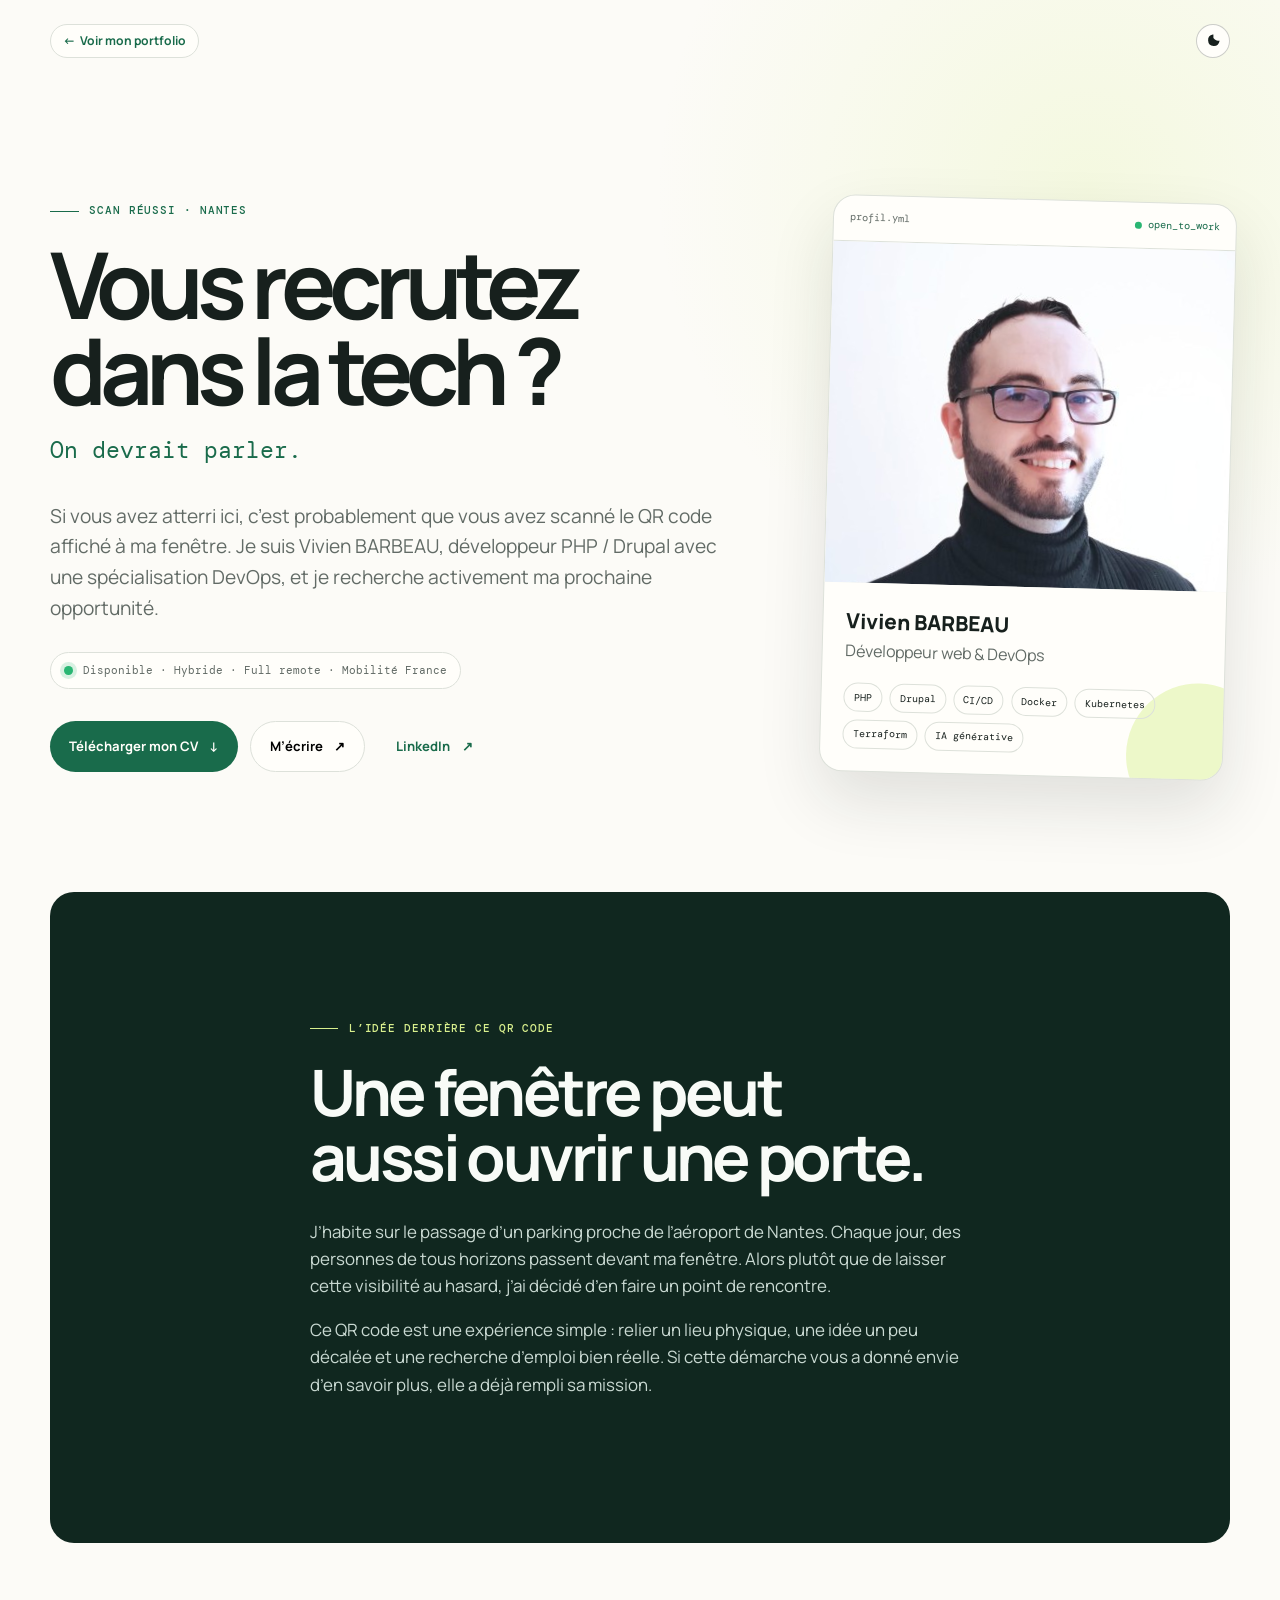
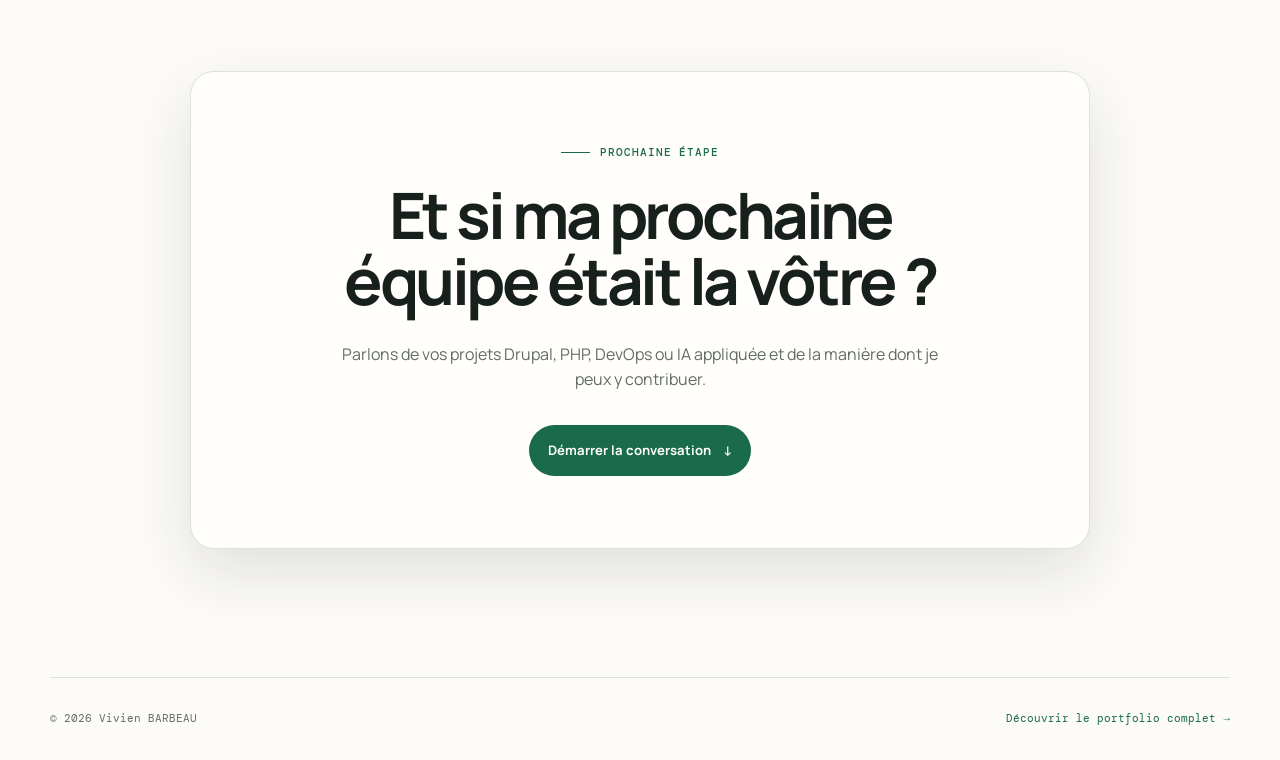
<file: qrcode/index.html>
<!doctype html>
<html lang="fr">
  <head>
    <meta charset="UTF-8" />
    <meta name="viewport" content="width=device-width, initial-scale=1.0" />
    <meta
      name="description"
      content="Vous recrutez dans la tech ? Découvrez Vivien BARBEAU, développeur PHP, Drupal et DevOps disponible pour une nouvelle opportunité."
    />
    <meta name="robots" content="noindex, follow" />
    <meta name="theme-color" content="#f5f3ec" />
    <meta property="og:title" content="Vous recrutez dans la tech ? On devrait parler." />
    <meta
      property="og:description"
      content="Un QR code sur une fenêtre, une recherche d’emploi et peut-être notre prochaine collaboration."
    />
    <meta property="og:type" content="website" />
    <meta property="og:site_name" content="Vivien BARBEAU" />
    <meta property="og:url" content="https://vivienbarbeau.fr/qrcode/" />
    <meta property="og:image" content="https://vivienbarbeau.fr/qrcode/assets/qrcode-og.png" />
    <meta property="og:image:width" content="1200" />
    <meta property="og:image:height" content="630" />
    <meta property="og:image:alt" content="Vous recrutez dans la tech ? Vivien BARBEAU, développeur PHP, Drupal et DevOps." />
    <meta name="twitter:card" content="summary_large_image" />
    <meta name="twitter:title" content="Vous recrutez dans la tech ? On devrait parler." />
    <meta
      name="twitter:description"
      content="Un QR code sur une fenêtre, une recherche d’emploi et peut-être notre prochaine collaboration."
    />
    <meta name="twitter:image" content="https://vivienbarbeau.fr/qrcode/assets/qrcode-og.png" />
    <link rel="canonical" href="https://vivienbarbeau.fr/qrcode/" />
    <script>
      (() => {
        const theme = localStorage.getItem("theme") === "dark" ? "dark" : "light";
        document.documentElement.dataset.theme = theme;
        const meta = document.querySelector('meta[name="theme-color"]');
        if (meta) meta.content = theme === "dark" ? "#161511" : "#f5f3ec";
      })();
    </script>
    <title>Vous recrutez dans la tech ? — Vivien BARBEAU</title>
    <link rel="icon" href="/assets/favicon.svg" type="image/svg+xml" />
    <link rel="preconnect" href="https://fonts.googleapis.com" />
    <link rel="preconnect" href="https://fonts.gstatic.com" crossorigin />
    <link
      href="https://fonts.googleapis.com/css2?family=DM+Mono:wght@400;500&family=Manrope:wght@400;500;600;700;800&display=swap"
      rel="stylesheet"
    />
    <link rel="stylesheet" href="assets/qrcode.css?v=20261003c" />
    <script src="assets/qrcode.js?v=20261003c" defer></script>
    <script
      data-goatcounter="https://vivienbarbeau.goatcounter.com/count"
      async
      src="https://gc.zgo.at/count.js"
    ></script>
  </head>
  <body>
    <a class="skip-link" href="#contenu">Aller au contenu</a>

    <header class="campaign-header">
      <a
        class="portfolio-link"
        href="/"
        data-goatcounter-click="portfolio-view"
        data-goatcounter-title="Consultation du portfolio"
      >
        <span aria-hidden="true">←</span> Voir mon portfolio
      </a>
      <button class="theme-toggle" type="button" data-theme-toggle aria-pressed="false">
        <svg class="icon-moon" viewBox="0 0 24 24" aria-hidden="true">
          <path
            fill="currentColor"
            d="M12.6 2.2a.8.8 0 0 0-.9.2 8.6 8.6 0 1 0 10 10 .8.8 0 0 0-1-.9 6.9 6.9 0 0 1-8.1-8.3Z"
          />
        </svg>
        <svg class="icon-sun" viewBox="0 0 24 24" aria-hidden="true">
          <path
            fill="currentColor"
            d="M12 7.2a4.8 4.8 0 1 0 0 9.6 4.8 4.8 0 0 0 0-9.6Zm0-5a.8.8 0 0 1 .8.8v1.6a.8.8 0 0 1-1.6 0V3a.8.8 0 0 1 .8-.8Zm0 16.4a.8.8 0 0 1 .8.8V21a.8.8 0 0 1-1.6 0v-1.6a.8.8 0 0 1 .8-.8Zm9-7.6a.8.8 0 0 1-.8.8h-1.6a.8.8 0 0 1 0-1.6H20a.8.8 0 0 1 .8.8ZM5.4 12a.8.8 0 0 1-.8.8H3a.8.8 0 0 1 0-1.6h1.6a.8.8 0 0 1 .8.8Zm12.8-6.2a.8.8 0 0 1 0 1.1l-1.1 1.2a.8.8 0 1 1-1.2-1.1l1.2-1.2a.8.8 0 0 1 1.1 0ZM8.1 16.9a.8.8 0 0 1 0 1.1l-1.2 1.2a.8.8 0 0 1-1.1-1.1l1.2-1.2a.8.8 0 0 1 1.1 0Zm9.9 1.2a.8.8 0 0 1-1.1 0l-1.2-1.2a.8.8 0 0 1 1.2-1.1l1.1 1.2a.8.8 0 0 1 0 1.1ZM8.1 7.1 7 5.9A.8.8 0 0 1 8.1 4.8l1.2 1.1A.8.8 0 0 1 8.1 7.1Z"
          />
        </svg>
        <span class="sr-only">Activer le thème sombre</span>
      </button>
    </header>

    <main id="contenu">
      <section class="campaign-hero">
        <div class="hero-copy">
          <p class="eyebrow"><span></span>Scan réussi · Nantes</p>
          <h1>Vous recrutez<br />dans la tech&nbsp;?</h1>
          <p class="hero-lead">On devrait parler.</p>
          <p class="hero-intro">
            Si vous avez atterri ici, c’est probablement que vous avez scanné le QR code
            affiché à ma fenêtre. Je suis Vivien BARBEAU, développeur PHP / Drupal avec
            une spécialisation DevOps, et je recherche activement ma prochaine opportunité.
          </p>

          <div class="availability" aria-label="Disponibilité professionnelle">
            <span class="availability-dot" aria-hidden="true"></span>
            <span>Disponible · Hybride · Full remote · Mobilité France</span>
          </div>

          <div class="hero-actions" aria-label="Découvrir mon profil et me contacter">
            <a
              class="button button-primary"
              href="/assets/CV_Vivien_BARBEAU_PHP_Drupal_DevOps.pdf"
              download
              data-goatcounter-click="cv-download"
              data-goatcounter-title="Téléchargement du CV"
            >
              Télécharger mon CV <span aria-hidden="true">↓</span>
            </a>
            <div class="copy-control hero-email">
              <button
                class="button button-secondary"
                type="button"
                data-copy-hero-email
                data-goatcounter-click="email-contact"
                data-goatcounter-title="Prise de contact par e-mail"
              >
                M’écrire <span aria-hidden="true">↗</span>
              </button>
              <span class="copy-status" data-hero-copy-status aria-live="polite"></span>
            </div>
            <a
              class="button button-text"
              href="https://www.linkedin.com/in/vivien-barbeau/"
              target="_blank"
              rel="noreferrer"
              data-goatcounter-click="linkedin-profile"
              data-goatcounter-title="Consultation du profil LinkedIn"
            >
              LinkedIn <span aria-hidden="true">↗</span>
            </a>
          </div>
        </div>

        <aside class="profile-card" aria-label="Profil technique de Vivien BARBEAU">
          <div class="profile-card-topline">
            <span>profil.yml</span>
            <span class="status"><i aria-hidden="true"></i> open_to_work</span>
          </div>
          <div class="profile-portrait">
            <img src="/assets/vivien-barbeau.jpg" alt="Portrait de Vivien BARBEAU" />
          </div>
          <div class="profile-content">
            <p class="profile-name">Vivien BARBEAU</p>
            <p>Développeur web &amp; DevOps</p>
            <ul aria-label="Compétences principales">
              <li>PHP</li>
              <li>Drupal</li>
              <li>CI/CD</li>
              <li>Docker</li>
              <li>Kubernetes</li>
              <li>Terraform</li>
              <li>IA générative</li>
            </ul>
          </div>
        </aside>
      </section>

      <section class="story-section" aria-labelledby="histoire-titre">
        <div class="story-copy">
          <p class="eyebrow eyebrow-light"><span></span>L’idée derrière ce QR code</p>
          <h2 id="histoire-titre">Une fenêtre peut aussi ouvrir une porte.</h2>
          <p>
            J’habite sur le passage d’un parking proche de l’aéroport de Nantes. Chaque jour,
            des personnes de tous horizons passent devant ma fenêtre. Alors plutôt que de
            laisser cette visibilité au hasard, j’ai décidé d’en faire un point de rencontre.
          </p>
          <p>
            Ce QR code est une expérience simple&nbsp;: relier un lieu physique, une idée un peu
            décalée et une recherche d’emploi bien réelle. Si cette démarche vous a donné envie
            d’en savoir plus, elle a déjà rempli sa mission.
          </p>
        </div>
      </section>

      <section class="contact-panel" aria-labelledby="contact-titre">
        <p class="eyebrow"><span></span>Prochaine étape</p>
        <h2 id="contact-titre">Et si ma prochaine équipe était la vôtre&nbsp;?</h2>
        <p>
          Parlons de vos projets Drupal, PHP, DevOps ou IA appliquée et de la manière dont je
          peux y contribuer.
        </p>
        <button
          class="button button-primary"
          type="button"
          aria-expanded="false"
          aria-controls="contact-email"
          data-reveal-email
          data-goatcounter-click="email-contact"
          data-goatcounter-title="Prise de contact par e-mail"
        >
          Démarrer la conversation <span aria-hidden="true">↓</span>
        </button>
        <div class="contact-email" id="contact-email" data-contact-email hidden>
          <span>vivien.barbeau.contact@gmail.com</span>
          <div class="copy-control">
            <button class="copy-email" type="button" data-copy-email aria-label="Copier l’adresse e-mail" title="Copier l’adresse e-mail">
              <svg viewBox="0 0 24 24" aria-hidden="true">
                <rect x="8" y="8" width="12" height="12" rx="2" fill="none" stroke="currentColor" stroke-width="1.7" />
                <path d="M16 8V6a2 2 0 0 0-2-2H6a2 2 0 0 0-2 2v8a2 2 0 0 0 2 2h2" fill="none" stroke="currentColor" stroke-width="1.7" />
              </svg>
            </button>
            <span class="copy-status" data-copy-status aria-live="polite"></span>
          </div>
        </div>

      </section>

      <template id="window-photo-template">
        <figure class="window-photo">
          <img
            src="assets/qr-window-photo.jpg"
            alt="L’affiche avec le QR code installée sur la fenêtre de Vivien"
            loading="lazy"
          />
          <figcaption>Le QR code, installé sur la fenêtre à l’origine de cette expérience.</figcaption>
        </figure>
      </template>
    </main>

    <footer class="campaign-footer">
      <span>© <span data-year></span> Vivien BARBEAU</span>
      <a href="/">Découvrir le portfolio complet <span aria-hidden="true">→</span></a>
    </footer>
  </body>
</html>
</file>
<file: styles.css>
:root {
  --paper: #fcfbf7;
  --paper-deep: #f3f5f1;
  --ink: #17201d;
  --muted: #626b66;
  --line: #e1e2dc;
  --green: #196b4b;
  --green-light: #e4f0e7;
  --lime: #d8ef8d;
  --white: #fffefa;
  --dark: #10271f;
  --case: #10271f;
  --on-green: #fffefa;
  --on-green-muted: #d4e6de;
  --on-dark: #f8fbf7;
  --on-dark-muted: #b9c9c2;
  --surface: #fffefa;
  --header-fill: rgba(252, 251, 247, 0.92);
  --header-line: rgba(23, 32, 29, 0.1);
  --glow: rgba(216, 239, 141, 0.14);
  --wash: #ffffff;
  --skill-line: #d9ddd7;
  --pipeline-fail: #d94d4d;
  --pipeline-fail-soft: #f8dddd;
  --pipeline-pending: #9e6a03;
  --pipeline-pending-soft: #fcf1c6;
  --mono: "DM Mono", monospace;
  --sans: "Manrope", sans-serif;
  --max-width: 1240px;
  color-scheme: light;
}

html[data-theme="dark"] {
  --paper: #161511;
  --paper-deep: #161511;
  --ink: #dce8e4;
  --muted: #88908c;
  --line: #2c2c28;
  --green: #94e4c4;
  --green-light: #1c281c;
  --lime: #c8e07c;
  --white: #13120f;
  --dark: #070908;
  --case: #d4eee6;
  --case-ink: #17201d;
  --case-muted: #4d6158;
  --case-accent: #4a6f48;
  --case-line: rgba(23, 32, 29, 0.14);
  --footer: #e6eee8;
  --on-green: #0c0e0c;
  --on-green-muted: rgba(12, 14, 12, 0.68);
  --on-dark: #dce8e4;
  --on-dark-muted: #88908c;
  --surface: #13120f;
  --header-fill: rgba(22, 21, 17, 0.92);
  --header-line: rgba(220, 232, 228, 0.08);
  --glow: rgba(148, 228, 196, 0.08);
  --wash: #161511;
  --skill-line: #2c2c28;
  --pipeline-fail: #ff8585;
  --pipeline-fail-soft: #3b2020;
  --pipeline-pending: #e9be74;
  --pipeline-pending-soft: #392f1d;
  color-scheme: dark;
}

* { box-sizing: border-box; }

html { font-size: 16.5px; scroll-behavior: smooth; }

body {
  margin: 0;
  overflow-x: hidden;
  color: var(--ink);
  background:
    radial-gradient(circle at 86% 7%, var(--glow), transparent 28rem),
    linear-gradient(180deg, var(--wash) 0, transparent 42rem),
    var(--paper);
  font-family: var(--sans);
  font-size: 1rem;
  line-height: 1.6;
  -webkit-font-smoothing: antialiased;
}

body.menu-open { overflow: hidden; }

a { color: inherit; }
img { display: block; max-width: 100%; }
button { font: inherit; }

:focus-visible {
  outline: 2px solid var(--green);
  outline-offset: 3px;
}

.sr-only {
  position: absolute;
  width: 1px;
  height: 1px;
  padding: 0;
  margin: -1px;
  overflow: hidden;
  clip: rect(0, 0, 0, 0);
  white-space: nowrap;
  border: 0;
}

.skip-link {
  position: fixed;
  z-index: 100;
  top: 1rem;
  left: 1rem;
  padding: 0.75rem 1rem;
  background: var(--ink);
  color: var(--paper);
  transform: translateY(-150%);
}

.skip-link:focus { transform: translateY(0); }

.site-header {
  position: sticky;
  z-index: 50;
  top: 0;
  display: flex;
  align-items: center;
  justify-content: space-between;
  width: 100%;
  padding: 1.1rem max(4vw, calc((100vw - var(--max-width)) / 2));
  border-bottom: 1px solid transparent;
  transition: background 180ms ease, border-color 180ms ease;
}

.site-header.scrolled {
  border-bottom-color: var(--header-line);
  background: var(--header-fill);
  backdrop-filter: blur(14px);
}

.brand {
  display: inline-flex;
  align-items: center;
  gap: 0.3rem;
  font-size: 0.9rem;
  font-weight: 500;
  letter-spacing: -0.02em;
  text-decoration: none;
}

.brand strong { font-weight: 800; }

.brand-cluster { display: flex; align-items: center; gap: 0.8rem; }

.availability-trigger {
  display: inline-flex;
  align-items: center;
  gap: 0.5rem;
  padding: 0.4rem 0.65rem;
  border: none;
  border-radius: 999px;
  background: var(--surface);
  color: var(--green);
  font-family: var(--mono);
  font-size: 0.55rem;
  letter-spacing: 0.04em;
  margin: 0;
  cursor: default;
  transition: background 180ms ease;
}

.availability-icon {
  flex: 0 0 16px;
  width: 16px;
  height: 16px;
  position: relative;
}
.availability-icon img {
  position: relative;
  z-index: 1;
  display: block;
  width: 100%;
  height: 100%;
}
.availability-icon::after {
  content: "";
  position: absolute;
  inset: 2px;
  border-radius: 50%;
  background: rgba(57, 166, 110, 0.25);
  animation: dot-pulse 2s ease-in-out infinite;
}
@keyframes dot-pulse {
  0%, 100% { transform: scale(1); opacity: 1; }
  50% { transform: scale(2.2); opacity: 0; }
}
.availability-label { white-space: nowrap; }

.pipeline-nav {
  position: fixed;
  z-index: 40;
  top: 50%;
  right: clamp(1rem, 2vw, 2rem);
  display: flex;
  flex-direction: column;
  align-items: center;
  transform: translateY(-50%);
  transition: opacity 180ms ease, transform 180ms ease, visibility 180ms ease;
}

html[data-pipeline-nav="hidden"] .pipeline-nav {
  visibility: hidden;
  opacity: 0;
  pointer-events: none;
  transform: translate(1rem, -50%);
}

.pipeline-nav-close,
.pipeline-nav-restore {
  display: grid;
  place-items: center;
  border: 1px solid var(--line);
  background: var(--header-fill);
  color: var(--muted);
  cursor: pointer;
  backdrop-filter: blur(14px);
}

.pipeline-nav-close {
  position: relative;
  width: 26px;
  height: 26px;
  margin-bottom: 0.55rem;
  border-radius: 50%;
  font-size: 1rem;
  line-height: 1;
}

.pipeline-nav-close:hover { color: var(--ink); }

.pipeline-nav-restore {
  position: fixed;
  z-index: 40;
  top: 50%;
  right: 0;
  width: 32px;
  height: 64px;
  border-right: 0;
  border-radius: 12px 0 0 12px;
  font-size: 1.35rem;
  visibility: hidden;
  opacity: 0;
  pointer-events: none;
  transform: translate(100%, -50%);
  transition: opacity 180ms ease, transform 180ms ease, visibility 180ms ease;
}

html[data-pipeline-nav="hidden"] .pipeline-nav-restore {
  visibility: visible;
  opacity: 1;
  pointer-events: auto;
  transform: translate(0, -50%);
}

.pipeline-control-tooltip {
  position: absolute;
  top: 50%;
  right: calc(100% + 0.65rem);
  width: max-content;
  padding: 0.4rem 0.6rem;
  border-radius: 0.35rem;
  background: var(--ink);
  color: var(--paper);
  font-family: var(--mono);
  font-size: 0.62rem;
  font-weight: 400;
  line-height: 1.35;
  opacity: 0;
  pointer-events: none;
  transform: translate(0.3rem, -50%);
  transition: opacity 150ms ease, transform 150ms ease;
}

.pipeline-nav-close:hover .pipeline-control-tooltip,
.pipeline-nav-close:focus-visible .pipeline-control-tooltip,
.pipeline-nav-restore:hover .pipeline-control-tooltip,
.pipeline-nav-restore:focus-visible .pipeline-control-tooltip {
  opacity: 1;
  transform: translate(0, -50%);
}

.pipeline-nav-title {
  margin-bottom: 0.85rem;
  color: var(--muted);
  font-family: var(--mono);
  font-size: 0.58rem;
  letter-spacing: 0.12em;
  text-transform: uppercase;
  writing-mode: vertical-rl;
}

.pipeline-mobile-label { display: none; }

.pipeline-nav ol {
  position: relative;
  display: flex;
  flex-direction: column;
  gap: 0.65rem;
  padding: 0.75rem;
  margin: 0;
  border: 1px solid var(--line);
  border-radius: 999px;
  background: var(--header-fill);
  box-shadow: 0 8px 28px rgba(23, 32, 29, 0.08);
  list-style: none;
  backdrop-filter: blur(14px);
}

.pipeline-nav li { position: relative; }

.pipeline-nav a {
  position: relative;
  display: grid;
  width: 32px;
  height: 32px;
  place-items: center;
  border-radius: 50%;
  text-decoration: none;
}

.pipeline-nav a:focus-visible {
  outline-width: 3px;
  outline-offset: 3px;
}

.pipeline-job-icon {
  position: relative;
  display: grid;
  width: 20px;
  height: 20px;
  place-items: center;
  border-radius: 50%;
  background: var(--pipeline-fail-soft);
  color: var(--pipeline-fail);
  transition: background 180ms ease, color 180ms ease, transform 180ms ease;
}

.pipeline-job-icon::before,
.pipeline-job-icon::after {
  content: "";
  position: absolute;
  top: 50%;
  left: 50%;
  width: 9px;
  height: 2px;
  border-radius: 999px;
  background: currentColor;
}

.pipeline-job-icon::before { transform: translate(-50%, -50%) rotate(45deg); }
.pipeline-job-icon::after { transform: translate(-50%, -50%) rotate(-45deg); }

.pipeline-nav a.is-complete .pipeline-job-icon {
  background: #108548;
  color: #fff;
}

.pipeline-nav a.is-complete .pipeline-job-icon::before {
  width: 8px;
  height: 4px;
  border-bottom: 2px solid currentColor;
  border-left: 2px solid currentColor;
  border-radius: 0;
  background: none;
  transform: translate(-50%, -62%) rotate(-45deg);
}

.pipeline-nav a.is-complete .pipeline-job-icon::after { display: none; }

.pipeline-nav a.is-active .pipeline-job-icon {
  border: 2px solid var(--pipeline-pending);
  background: var(--pipeline-pending-soft);
  color: var(--pipeline-pending);
  transform: scale(1.1);
}

.pipeline-nav a.is-active .pipeline-job-icon::before,
.pipeline-nav a.is-active .pipeline-job-icon::after {
  top: 50%;
  width: 2px;
  height: 8px;
  background: currentColor;
  transform: translate(-50%, -50%);
}

.pipeline-nav a.is-active .pipeline-job-icon::before { left: calc(50% - 2px); }
.pipeline-nav a.is-active .pipeline-job-icon::after { left: calc(50% + 2px); }

.pipeline-tooltip {
  position: absolute;
  top: 50%;
  right: calc(100% + 0.85rem);
  width: max-content;
  max-width: 13rem;
  padding: 0.48rem 0.72rem;
  border-radius: 0.35rem;
  background: var(--ink);
  color: var(--paper);
  font-family: var(--mono);
  font-size: 0.68rem;
  line-height: 1.35;
  opacity: 0;
  pointer-events: none;
  transform: translate(0.35rem, -50%);
  transition: opacity 150ms ease, transform 150ms ease;
}

.pipeline-tooltip::after {
  content: "";
  position: absolute;
  top: 50%;
  left: 100%;
  border: 4px solid transparent;
  border-left-color: var(--ink);
  transform: translateY(-50%);
}

.pipeline-nav a:hover .pipeline-tooltip,
.pipeline-nav a:focus-visible .pipeline-tooltip,
.pipeline-nav a.is-active .pipeline-tooltip {
  opacity: 1;
  transform: translate(0, -50%);
}

.pipeline-nav:has(:focus-visible) a.is-active:not(:focus-visible):not(:hover) .pipeline-tooltip {
  opacity: 0;
  transform: translate(0.35rem, -50%);
}

.navigation { display: flex; align-items: center; gap: 1.8rem; margin-left: auto; }

.navigation a {
  font-size: 0.82rem;
  font-weight: 600;
  text-decoration: none;
}

.navigation a:not(.nav-cta) { position: relative; }
.navigation a:not(.nav-cta)::after {
  position: absolute;
  right: 0;
  bottom: -0.4rem;
  left: 0;
  height: 1px;
  background: currentColor;
  content: "";
  transform: scaleX(0);
  transform-origin: right;
  transition: transform 180ms ease;
}
.navigation a:hover::after { transform: scaleX(1); transform-origin: left; }

.nav-cta {
  padding: 0.65rem 1rem;
  border: 1px solid var(--ink);
  border-radius: 999px;
  transition: color 180ms ease, background 180ms ease;
}
.nav-cta:hover { background: var(--ink); color: var(--paper); }
.header-tools { display: flex; align-items: center; gap: 0.55rem; margin-left: 0.85rem; }
.theme-toggle {
  display: grid;
  width: 2.15rem;
  height: 2.15rem;
  place-items: center;
  border: 1px solid color-mix(in srgb, var(--ink) 22%, transparent);
  border-radius: 50%;
  background: var(--surface);
  color: var(--ink);
  cursor: pointer;
}
.theme-toggle svg { width: 1rem; height: 1rem; }
html[data-theme="dark"] .icon-moon { display: none; }
html:not([data-theme="dark"]) .icon-sun { display: none; }
html[data-theme="dark"] .recommendation-list {
  box-shadow: 0 18px 45px rgba(0, 0, 0, 0.35);
}
html[data-theme="dark"] .status-card {
  border-color: rgba(126, 212, 179, 0.16);
  box-shadow:
    0 16px 36px rgba(0, 0, 0, 0.4),
    0 0 42px rgba(126, 212, 179, 0.22);
}
.menu-button { display: none; }

.section {
  width: min(calc(100% - 8vw), var(--max-width));
  margin-inline: auto;
}

@media (min-width: 1101px) {
  .section {
    transition: width 180ms ease, transform 180ms ease;
  }

  html[data-pipeline-nav="visible"] .section {
    width: min(calc(100% - 8vw - 6rem), var(--max-width));
    transform: translateX(-3rem);
  }
}

.hero {
  display: grid;
  min-height: min(780px, calc(100vh - 75px));
  grid-template-columns: 1.25fr 0.75fr;
  align-items: center;
  gap: clamp(3rem, 8vw, 8rem);
  padding-block: 3rem 7rem;
}

.hero-copy { min-width: 0; }

.eyebrow {
  display: flex;
  align-items: center;
  gap: 0.7rem;
  margin: 0 0 1.4rem;
  color: var(--green);
  font-family: var(--mono);
  font-size: 0.7rem;
  font-weight: 500;
  letter-spacing: 0.16em;
  text-transform: uppercase;
}

.eyebrow span { width: 1.7rem; height: 1px; background: currentColor; }
.eyebrow-light { color: var(--lime); }

h1, h2, h3, p { text-wrap: pretty; }

h1, h2 {
  margin: 0;
  font-weight: 500;
  letter-spacing: -0.055em;
  line-height: 1.02;
}

h1 { max-width: 900px; font-size: clamp(2.6rem, 5.3vw, 5rem); }
h1 > span { display: block; }
h1 em { color: var(--green); font-style: normal; }
h2 { font-size: clamp(2.5rem, 4.8vw, 4.5rem); }

.hero-intro {
  max-width: 680px;
  margin: 2rem 0 0;
  color: var(--muted);
  font-size: clamp(1.03rem, 1.55vw, 1.3rem);
}

.hero-actions { display: flex; flex-wrap: wrap; gap: 0.8rem; margin-top: 2.3rem; }

.button {
  display: inline-flex;
  align-items: center;
  justify-content: center;
  gap: 0.65rem;
  min-height: 3.1rem;
  padding: 0.75rem 1.25rem;
  border-radius: 999px;
  font-size: 0.82rem;
  font-weight: 700;
  text-decoration: none;
  transition: background 180ms ease, color 180ms ease, border-color 180ms ease;
}

.button-primary { background: var(--green); color: var(--on-green); }
.button-primary:hover { background: var(--ink); color: var(--paper); }
.button-cv {
  box-shadow: 0 8px 22px color-mix(in srgb, var(--green) 18%, transparent);
  transition: background 180ms ease, color 180ms ease, box-shadow 180ms ease;
}
.button-cv:hover { box-shadow: 0 11px 26px color-mix(in srgb, var(--green) 24%, transparent); }
.button-secondary { border: 1px solid var(--line); background: var(--surface); }
.button-secondary:hover { border-color: var(--ink); }
.button-pill {
  padding: 0.18rem 0.45rem;
  border: 1px solid var(--line);
  border-radius: 999px;
  font-family: var(--mono);
  font-size: 0.54rem;
  font-weight: 500;
  letter-spacing: 0.04em;
}
.button-primary .button-pill { border-color: color-mix(in srgb, var(--on-green) 42%, transparent); }

.hero-visual { position: relative; justify-self: end; width: min(100%, 395px); }
.portrait-frame {
  position: relative;
  overflow: hidden;
  aspect-ratio: 0.82;
  border-radius: 14rem 14rem 1.2rem 1.2rem;
  background: var(--green-light);
}
.portrait-frame::before {
  position: absolute;
  z-index: 0;
  top: 12%;
  right: -18%;
  width: 78%;
  aspect-ratio: 1;
  border: 1px solid rgba(25, 107, 75, 0.25);
  border-radius: 50%;
  content: "";
}
.portrait-frame img {
  position: absolute;
  z-index: 1;
  right: 6%;
  bottom: 0;
  width: 88%;
  filter: contrast(1.06);
  image-rendering: auto;
}
.portrait-caption {
  position: absolute;
  z-index: 2;
  right: 1rem;
  bottom: 1rem;
  padding: 0.45rem 0.7rem;
  background: var(--surface);
  font-family: var(--mono);
  font-size: 0.62rem;
  letter-spacing: 0.08em;
  text-transform: uppercase;
  backdrop-filter: blur(8px);
}
.status-card {
  position: absolute;
  z-index: 3;
  bottom: 12%;
  left: -25%;
  display: flex;
  align-items: flex-start;
  gap: 0.75rem;
  min-width: 285px;
  padding: 1rem;
  border: 1px solid rgba(23,32,29,0.08);
  border-radius: 0.8rem;
  background: var(--surface);
  box-shadow: 0 18px 45px rgba(23, 32, 29, 0.12);
  backdrop-filter: blur(12px);
}
.status-dot { width: 0.55rem; height: 0.55rem; margin-top: 0.4rem; border-radius: 50%; background: #39a66e; box-shadow: 0 0 0 5px var(--green-light); }
.status-card strong, .status-card span { display: block; }
.status-card strong { font-size: 0.8rem; }
.status-card div span { color: var(--muted); font-size: 0.7rem; }

.proof-strip {
  display: flex;
  align-items: center;
  justify-content: center;
  gap: clamp(1rem, 2.8vw, 2.8rem);
  overflow: hidden;
  padding: 1.25rem 4vw;
  border-block: 1px solid var(--line);
  background: color-mix(in srgb, var(--surface) 62%, transparent);
  font-family: var(--mono);
  font-size: 0.67rem;
  letter-spacing: 0.08em;
  text-transform: uppercase;
  white-space: nowrap;
}
.proof-strip i { width: 4px; height: 4px; border-radius: 50%; background: var(--green); }

.journey { display: grid; grid-template-columns: 0.75fr 1.25fr; gap: 7vw; padding-block: 9rem; }
.section-heading { align-self: start; }
.section-heading h2 { max-width: 650px; }

.timeline { border-top: 1px solid var(--line); }
.timeline-item {
  display: grid;
  grid-template-columns: 105px 1fr;
  gap: 1rem;
  padding: 2.2rem 0;
  border-bottom: 1px solid var(--line);
}
.timeline-date { color: var(--green); font-family: var(--mono); font-size: 0.72rem; }
.timeline-duration { display: block; margin-top: 0.15rem; color: var(--green); opacity: 0.85; font-size: 0.6rem; }
.timeline-content h3 { margin: 0.2rem 0 0.7rem; font-size: 1.35rem; line-height: 1.25; }
.timeline-content p { max-width: 620px; margin: 0; color: var(--muted); }
.timeline-content .timeline-label { color: var(--green); font-family: var(--mono); font-size: 0.68rem; letter-spacing: 0.08em; text-transform: uppercase; }
.timeline-fun-fact {
  margin-top: 2rem;
  padding: 1.5rem;
  border: 1px solid color-mix(in srgb, var(--green) 22%, var(--line));
  border-radius: 0.8rem;
  background: var(--green-light);
}
.timeline-fun-fact .timeline-date { padding-top: 0.15rem; }
.timeline-fun-fact .timeline-label { display: flex; flex-wrap: wrap; align-items: center; gap: 0.55rem; }
.fun-fact-disclosure > summary { list-style: none; }
.fun-fact-disclosure > summary::-webkit-details-marker { display: none; }
.fun-fact-summary {
  display: flex;
  align-items: center;
  justify-content: space-between;
  gap: 1rem;
  cursor: pointer;
}
.fun-fact-summary:focus-visible { outline: 2px solid var(--green); outline-offset: 0.4rem; border-radius: 0.25rem; }
.fun-fact-badge {
  display: inline-flex;
  align-items: center;
  gap: 0.4rem;
  padding: 0.35rem 0.55rem;
  border-radius: 999px;
  background: var(--green);
  color: var(--surface);
  font-weight: 700;
  letter-spacing: 0.1em;
}
.fun-fact-toggle {
  display: inline-flex;
  flex: none;
  align-items: center;
  gap: 0.55rem;
  padding: 0.45rem 0.55rem 0.45rem 0.75rem;
  border: 1px solid color-mix(in srgb, var(--green) 32%, var(--line));
  border-radius: 999px;
  color: var(--green);
  font-family: var(--mono);
  font-size: 0.58rem;
  font-weight: 500;
  letter-spacing: 0.06em;
  text-transform: uppercase;
  transition: color 180ms ease, background 180ms ease, border-color 180ms ease;
}
.fun-fact-summary:hover .fun-fact-toggle { border-color: var(--green); background: var(--green); color: var(--surface); }
.fun-fact-toggle-close { display: none; }
.fun-fact-toggle-icon { display: grid; width: 1.1rem; height: 1.1rem; place-items: center; font-size: 1rem; line-height: 1; transition: transform 220ms ease; }
.fun-fact-disclosure[open] .fun-fact-toggle-open { display: none; }
.fun-fact-disclosure[open] .fun-fact-toggle-close { display: inline; }
.fun-fact-disclosure[open] .fun-fact-toggle-icon { transform: rotate(45deg); }
.fun-fact-panel {
  margin-top: 1.2rem;
  padding-top: 1.2rem;
  border-top: 1px solid color-mix(in srgb, var(--green) 20%, var(--line));
  animation: fun-fact-reveal 220ms ease both;
}
.fun-fact-panel h3 { margin-top: 0; }
@keyframes fun-fact-reveal {
  from { opacity: 0; transform: translateY(-0.35rem); }
  to { opacity: 1; transform: translateY(0); }
}
.timeline-fun-fact .timeline-content strong { color: var(--ink); }
.fun-fact-layout { display: grid; grid-template-columns: minmax(0, 1fr) 220px; gap: 1.25rem; align-items: start; }
.fun-fact-preview {
  overflow: hidden;
  border: 1px solid color-mix(in srgb, var(--green) 22%, var(--line));
  border-radius: 0.55rem;
  background: var(--surface);
  color: var(--green);
  text-decoration: none;
  transition: border-color 180ms ease;
}
.fun-fact-preview:hover { border-color: var(--green); }
.fun-fact-preview img { width: 100%; }
.fun-fact-preview span {
  display: flex;
  justify-content: space-between;
  gap: 0.5rem;
  padding: 0.55rem 0.65rem;
  font-family: var(--mono);
  font-size: 0.54rem;
  letter-spacing: 0.04em;
  text-transform: uppercase;
}
.fun-fact-preview b { font-weight: 500; }
.timeline-archive-link {
  display: inline-flex;
  flex-wrap: wrap;
  align-items: center;
  gap: 0.65rem;
  margin-top: 1.1rem;
  color: var(--green);
  font-size: 0.72rem;
  font-weight: 700;
  text-decoration: none;
}
.timeline-archive-link span {
  padding: 0.2rem 0.45rem;
  border: 1px solid color-mix(in srgb, var(--green) 28%, var(--line));
  border-radius: 999px;
  font-family: var(--mono);
  font-size: 0.54rem;
  font-weight: 500;
}
.timeline-archive-link:hover { text-decoration: underline; text-underline-offset: 4px; }
.training-program-link { display: inline-flex; align-items: center; gap: 0.65rem; margin-top: 1rem; color: var(--green); font-size: 0.72rem; font-weight: 700; text-decoration: none; }
.training-program-link span { padding: 0.2rem 0.45rem; border: 1px solid var(--line); border-radius: 999px; font-family: var(--mono); font-size: 0.54rem; font-weight: 500; }
.training-program-link:hover { text-decoration: underline; text-underline-offset: 4px; }
.professional-projects, .professional-articles { margin-top: 1.5rem; border-top: 1px solid var(--line); }
.timeline-content .professional-projects-title { margin: 0; padding: 0.8rem 0 0.55rem; color: var(--green); font-family: var(--mono); font-size: 0.58rem; letter-spacing: 0.08em; text-transform: uppercase; }
.professional-project { display: grid; grid-template-columns: 1.5rem 1fr auto; align-items: center; gap: 0.7rem; padding: 0.85rem 0; border-top: 1px solid var(--line); text-decoration: none; }
.professional-project > span { color: var(--green); font-family: var(--mono); font-size: 0.58rem; }
.professional-project strong, .professional-project small { display: block; }
.professional-project strong { font-size: 0.82rem; transition: color 180ms ease; }
.professional-project small { margin-top: 0.1rem; color: var(--muted); font-size: 0.68rem; }
.professional-project > b { color: var(--green); font-size: 0.8rem; font-weight: 500; }
.professional-project:hover strong { color: var(--green); }

.case-study { overflow: hidden; color: var(--on-dark); background: var(--case); }
.case-study-inner { padding-block: 8rem; }
.case-intro { display: grid; grid-template-columns: 1.2fr 0.8fr; column-gap: 8vw; }
.case-intro .eyebrow { grid-column: 1; grid-row: 1; }
.case-intro h2 { grid-column: 1; grid-row: 2; }
.case-intro > p { grid-column: 2; grid-row: 2; align-self: end; margin: 0; color: var(--on-dark-muted); font-size: 1.05rem; }
.case-scope { margin-top: 3.5rem; padding: 1.8rem 2rem; border: 1px solid rgba(255,255,255,0.17); border-radius: 0.8rem; background: rgba(216,239,141,0.055); }
.case-scope-copy { display: grid; gap: 0.65rem; }
.case-scope-kicker { margin: 0; color: var(--lime); font-family: var(--mono); font-size: 0.62rem; letter-spacing: 0.08em; text-transform: uppercase; }
.case-scope-copy > p:last-child { margin: 0; color: var(--on-dark-muted); font-size: 0.86rem; line-height: 1.7; }
.case-scope-copy strong { color: var(--on-dark); font-weight: 700; }
.case-grid { display: grid; grid-template-columns: repeat(2, minmax(0, 1fr)); gap: 1rem; margin-top: 1rem; }
.case-card { display: flex; min-height: 560px; flex-direction: column; padding: 1.6rem; border: 1px solid rgba(255,255,255,0.15); border-radius: 0.8rem; background: rgba(255,255,255,0.035); }
.case-card-role { color: var(--lime); font-family: var(--mono); font-size: 0.55rem; letter-spacing: 0.05em; text-transform: uppercase; }
.case-card h3 { margin: 1.8rem 0 0.6rem; font-size: 1.6rem; }
.case-card p { margin: 0; color: var(--on-dark-muted); font-size: 0.85rem; }
.case-evidence { display: grid; gap: 0.8rem; margin: 1.5rem 0; padding: 1.25rem 0 0 1rem; border-top: 1px solid rgba(255,255,255,0.12); color: var(--on-dark-muted); font-size: 0.78rem; }
.case-evidence li::marker { color: var(--lime); }
.case-tags { display: flex; flex-wrap: wrap; gap: 0.4rem; margin-top: auto; padding-top: 1rem; }
.case-tags span { padding: 0.25rem 0.5rem; border: 1px solid rgba(216,239,141,0.25); border-radius: 999px; color: var(--lime); font-family: var(--mono); font-size: 0.52rem; text-transform: uppercase; }
.case-project-link { display: inline-flex; width: fit-content; gap: 0.35rem; margin-top: 1.25rem; padding-bottom: 0.2rem; border-bottom: 1px solid currentColor; color: var(--lime); font-size: 0.72rem; font-weight: 700; text-decoration: none; }
.case-project-link:hover { border-bottom-color: transparent; }
.tech-list { display: flex; flex-wrap: wrap; justify-content: center; gap: 0.7rem; margin-top: 2.5rem; }
.tech-list span { color: #9eb3aa; font-family: var(--mono); font-size: 0.64rem; }
.tech-list span:not(:last-child)::after { margin-left: 0.7rem; color: var(--lime); content: "/"; }

.side-projects { padding-block: 9rem; }
.project-list { margin-top: 5rem; border-top: 1px solid var(--line); }
.project-row { display: grid; grid-template-columns: 70px 1fr 190px; gap: 2rem; padding: 2.7rem 0; border-bottom: 1px solid var(--line); }
.project-number { padding-top: 0.4rem; color: var(--green); font-family: var(--mono); font-size: 0.7rem; }
.project-type { margin: 0 0 0.4rem; color: var(--green); font-family: var(--mono); font-size: 0.67rem; letter-spacing: 0.08em; text-transform: uppercase; }
.project-main h3 { margin: 0; font-size: clamp(1.6rem, 3vw, 2.7rem); letter-spacing: -0.04em; }
.project-main > p:last-child { max-width: 690px; margin: 1rem 0 0; color: var(--muted); }
.project-links { display: flex; flex-direction: column; align-items: flex-end; justify-content: center; gap: 0.7rem; }
.project-links a { font-size: 0.78rem; font-weight: 700; text-decoration-thickness: 1px; text-underline-offset: 4px; }

.skills-section { background: var(--paper-deep); }
.skills-inner { display: grid; grid-template-columns: 0.7fr 1.3fr; gap: 7vw; padding-block: 8rem; }
.skills-grid { display: grid; grid-template-columns: repeat(2, 1fr); border-top: 1px solid var(--skill-line); border-left: 1px solid var(--skill-line); }
.skill-card { min-height: 240px; padding: 1.8rem; border-right: 1px solid var(--skill-line); border-bottom: 1px solid var(--skill-line); background: color-mix(in srgb, var(--surface) 36%, transparent); }
.skill-card span { color: var(--green); font-family: var(--mono); font-size: 0.67rem; }
.skill-card h3 { margin: 3.5rem 0 0.7rem; font-size: 1.2rem; }
.skill-card p { margin: 0; color: var(--muted); font-size: 0.86rem; }
.skill-card-wide { display: grid; min-height: 0; grid-column: 1 / -1; grid-template-columns: 3rem minmax(220px, 0.75fr) 1.25fr; align-items: center; gap: 1.5rem; }
.skill-card-wide h3 { margin: 0; }

.certifications { padding-block: 9rem; }
.certifications-heading { display: grid; grid-template-columns: 1.2fr 0.8fr; align-items: end; gap: 8vw; }
.certifications-heading > p { max-width: 520px; margin: 0 0 0.4rem; color: var(--muted); }
.certification-grid { display: grid; grid-template-columns: repeat(3, 1fr); gap: 0.85rem; margin-top: 4.5rem; }
.certification-card { display: flex; min-height: 320px; flex-direction: column; padding: 1.5rem; border: 1px solid var(--line); border-radius: 0.75rem; background: var(--surface); color: inherit; text-decoration: none; }
a.certification-card { position: relative; color: inherit; text-decoration: none; transition: border-color 180ms ease; }
a.certification-card:hover { border-color: var(--green); }
.certification-tooltip {
  position: absolute;
  z-index: 2;
  left: 50%;
  bottom: calc(100% + 0.55rem);
  padding: 0.4rem 0.7rem;
  border-radius: 999px;
  background: var(--ink);
  color: var(--paper);
  font-family: var(--mono);
  font-size: 0.58rem;
  letter-spacing: 0.04em;
  text-transform: uppercase;
  white-space: nowrap;
  opacity: 0;
  pointer-events: none;
  transform: translateX(-50%) translateY(4px);
  transition: opacity 180ms ease, transform 180ms ease;
}
a.certification-card:hover .certification-tooltip,
a.certification-card:focus-visible .certification-tooltip {
  opacity: 1;
  transform: translateX(-50%) translateY(0);
}
.certification-topline { display: flex; align-items: center; justify-content: space-between; gap: 1rem; }
.certification-year { color: var(--green); font-family: var(--mono); font-size: 0.72rem; }
.certification-state { padding: 0.25rem 0.5rem; border: 1px solid var(--line); border-radius: 999px; color: var(--muted); font-family: var(--mono); font-size: 0.56rem; letter-spacing: 0.04em; text-transform: uppercase; }
.certification-state.state-active { border-color: color-mix(in srgb, var(--green) 40%, var(--line)); background: var(--green-light); color: var(--green); }
.certification-state.state-history { background: #f5f5f2; color: #7b7f7b; }
.certification-issuer { margin: 3.2rem 0 0.35rem; color: var(--green); font-family: var(--mono); font-size: 0.65rem; letter-spacing: 0.08em; text-transform: uppercase; }
.certification-card h3 { margin: 0; font-size: 1.3rem; line-height: 1.25; }
.certification-detail { margin: 1rem 0 1.5rem; color: var(--muted); font-size: 0.8rem; }
.certification-date { margin: auto 0 0; padding-top: 1rem; border-top: 1px solid var(--line); font-family: var(--mono); font-size: 0.6rem; }

.recommendations { display: grid; grid-template-columns: 0.9fr 1.1fr; align-items: center; gap: 10vw; padding-block: 9rem; }
.recommendation-copy > p:not(.eyebrow) { max-width: 570px; margin: 1.8rem 0; color: var(--muted); }
.recommendation-copy .recommendation-privacy { padding-left: 1rem; border-left: 2px solid var(--green); font-size: 0.78rem; }
.recommendation-email { display: inline-block; }
.recommendation-email button { padding: 0; border: 0; background: transparent; color: var(--green); font-weight: 700; text-decoration: underline; text-underline-offset: 3px; cursor: pointer; }
.recommendation-note { display: inline-flex; padding: 0.4rem 0.7rem; border: 1px solid var(--line); border-radius: 999px; background: var(--surface); color: var(--green); font-family: var(--mono); font-size: 0.6rem; letter-spacing: 0.05em; text-transform: uppercase; }
.recommendation-list { overflow: hidden; border: 1px solid var(--line); border-radius: 0.9rem; background: var(--surface); box-shadow: 0 24px 60px rgba(23,32,29,0.06); }
.letter-card { display: grid; grid-template-columns: 1fr auto; gap: 0.75rem 1.5rem; align-items: center; padding: 1.35rem 1.5rem; border-bottom: 1px solid var(--line); }
.letter-card:last-child { border-bottom: 0; }
.letter-identity { min-width: 0; }
.letter-identity h3 { margin: 0; font-size: 0.95rem; }
.letter-identity p { margin: 0.15rem 0 0; color: var(--muted); font-size: 0.7rem; }
.letter-card > a { flex: 0 0 auto; color: var(--green); font-size: 0.7rem; font-weight: 700; text-decoration: none; }
.letter-card > a:hover { text-decoration: underline; text-underline-offset: 4px; }
.letter-card blockquote {
  grid-column: 1 / -1;
  margin: 0;
  padding-left: 1rem;
  border-left: 2px solid var(--green);
  color: var(--ink);
  font-size: 0.88rem;
  font-style: italic;
  line-height: 1.45;
}

.case-study :focus-visible,
.contact-section :focus-visible,
.site-footer :focus-visible { outline-color: var(--lime); }

.contact-section { color: var(--on-green); background: var(--green); }
.contact-section .eyebrow { color: var(--on-green); }
.contact-inner { padding-block: 8rem; }
.contact-inner h2 { max-width: 900px; }
.contact-inner > p:not(.eyebrow) { max-width: 580px; margin: 1.8rem 0 3rem; color: var(--on-green-muted); font-size: 1.05rem; }
.contact-links { display: flex; flex-wrap: wrap; align-items: flex-start; gap: 0.8rem; }
.contact-links a, .email-contact-trigger { display: flex; justify-content: space-between; min-width: 270px; padding: 1rem 1.1rem; border: 1px solid color-mix(in srgb, var(--on-green) 40%, transparent); border-radius: 999px; background: transparent; color: inherit; font-size: 0.82rem; font-weight: 700; text-decoration: none; transition: background 180ms ease, color 180ms ease; cursor: pointer; }
.contact-links a:hover, .email-contact-trigger:hover { background: var(--on-green); color: var(--green); }
.email-contact { display: grid; justify-items: start; gap: 0.65rem; }
.email-contact-details { display: flex; align-items: center; gap: 0.6rem; max-width: 100%; padding: 0.45rem 0.55rem 0.45rem 1rem; border: 1px solid color-mix(in srgb, var(--on-green) 40%, transparent); border-radius: 999px; font-family: var(--mono); font-size: clamp(0.62rem, 2.5vw, 0.78rem); overflow-wrap: anywhere; }
.email-contact-details[hidden] { display: none; }
.copy-email { display: grid; flex: 0 0 auto; width: 2.25rem; height: 2.25rem; place-items: center; border: 0; border-radius: 50%; background: var(--on-green); color: var(--green); cursor: pointer; }
.copy-email:hover { background: var(--ink); color: var(--paper); }
.copy-email svg { width: 1.05rem; height: 1.05rem; }
.copy-control { position: relative; flex: 0 0 auto; }
.copy-status { position: absolute; right: 0; bottom: calc(100% + 0.75rem); z-index: 2; width: max-content; max-width: min(240px, 70vw); margin: 0; padding: 0.7rem 0.9rem; border-radius: 0.65rem; background: var(--ink); color: var(--paper); box-shadow: 0 6px 18px rgb(0 0 0 / 18%); font-family: Manrope, sans-serif; font-size: 0.78rem; font-weight: 700; text-align: center; pointer-events: none; opacity: 0; }
.copy-status::after { content: ""; position: absolute; right: 0.8rem; top: 100%; border: 6px solid transparent; border-top-color: var(--ink); }
.copy-status.is-visible { opacity: 1; }

.site-footer { display: flex; justify-content: space-between; gap: 1rem; padding: 1.4rem max(4vw, calc((100vw - var(--max-width)) / 2)); background: var(--dark); color: var(--on-dark-muted); font-family: var(--mono); font-size: 0.75rem; }
.site-footer a { color: var(--on-dark); text-decoration: none; }

html[data-theme="dark"] .case-study {
  color: var(--case-ink);
  background: var(--case);
}
html[data-theme="dark"] .case-intro > p,
html[data-theme="dark"] .case-scope-copy > p:last-child,
html[data-theme="dark"] .case-card p,
html[data-theme="dark"] .case-evidence,
html[data-theme="dark"] .tech-list span {
  color: var(--case-muted);
}
html[data-theme="dark"] .case-intro .eyebrow,
html[data-theme="dark"] .case-scope-kicker,
html[data-theme="dark"] .case-card-role,
html[data-theme="dark"] .case-project-link,
html[data-theme="dark"] .case-evidence li::marker,
html[data-theme="dark"] .tech-list span:not(:last-child)::after {
  color: var(--case-accent);
}
html[data-theme="dark"] .case-scope {
  border-color: var(--case-line);
  background: rgba(255, 255, 255, 0.22);
}
html[data-theme="dark"] .case-scope-copy strong {
  color: var(--case-ink);
}
html[data-theme="dark"] .case-card {
  border-color: var(--case-line);
  background: rgba(255, 255, 255, 0.32);
}
html[data-theme="dark"] .case-evidence { border-top-color: var(--case-line); }
html[data-theme="dark"] .case-tags span { border-color: var(--case-line); color: var(--case-accent); }
html[data-theme="dark"] .case-study :focus-visible {
  outline-color: var(--case-accent);
}
html[data-theme="dark"] .site-footer {
  background: var(--footer);
  color: var(--case-muted);
}
html[data-theme="dark"] .site-footer a {
  color: var(--case-ink);
}

.reveal { opacity: 0; transform: translateY(24px); transition: opacity 650ms ease, transform 650ms cubic-bezier(.22,.68,0,1); }
.reveal[data-delay="1"] { transition-delay: 100ms; }
.reveal[data-delay="2"] { transition-delay: 200ms; }
.reveal[data-delay="3"] { transition-delay: 300ms; }
.reveal.is-visible { opacity: 1; transform: translateY(0); }

@media (max-width: 900px) {
  .site-header { padding-inline: 4vw; }
  /* A backdrop filter traps the fixed menu inside the sticky header on mobile. */
  .site-header.scrolled { -webkit-backdrop-filter: none; backdrop-filter: none; }
  .brand-cluster { position: relative; z-index: 2; }
  .header-tools { position: relative; z-index: 2; margin-left: auto; }
  .theme-toggle { width: 1.8rem; height: 1.8rem; background: var(--paper); }
  .theme-toggle svg { width: 0.82rem; height: 0.82rem; }
  .availability-trigger { height: 2.15rem; justify-content: center; padding: 0 0.65rem; background: var(--paper); }
  .menu-button { position: relative; z-index: 2; display: grid; width: 2.7rem; height: 2.7rem; place-content: center; gap: 5px; border: 1px solid var(--line); border-radius: 50%; background: var(--paper); cursor: pointer; }
  .menu-button span:not(.sr-only) { display: block; width: 17px; height: 1px; background: var(--ink); transition: transform 180ms ease; }
  .menu-button[aria-expanded="true"] span:first-child { transform: translateY(3px) rotate(45deg); }
  .menu-button[aria-expanded="true"] span:nth-child(2) { transform: translateY(-3px) rotate(-45deg); }
  .navigation { position: fixed; inset: 0; z-index: 1; display: flex; overflow-y: auto; flex-direction: column; align-items: flex-start; justify-content: flex-start; gap: 1.4rem; margin-left: 0; padding: clamp(7.5rem, 18vh, 9rem) 10vw 3rem; background: var(--paper); visibility: hidden; opacity: 0; transition: opacity 180ms ease, visibility 180ms ease; }
  .navigation.open { visibility: visible; opacity: 1; }
  .navigation a { font-size: clamp(1.5rem, 7vw, 2.5rem); }
  .nav-cta { margin-top: 1rem; font-size: 1rem !important; }
  .hero { min-height: 0; grid-template-columns: 1fr; gap: 3.5rem; padding-block: 4.5rem 5rem; }
  .hero-visual { justify-self: center; width: min(78vw, 390px); }
  .status-card { left: -10%; }
  .journey, .skills-inner { grid-template-columns: 1fr; }
  .case-intro { grid-template-columns: 1fr; }
  .case-intro .eyebrow, .case-intro h2, .case-intro > p { grid-column: 1; grid-row: auto; }
  .case-intro > p { margin-top: 1.5rem; }
  .case-grid { grid-template-columns: 1fr; }
  .case-card { min-height: 0; }
  .certifications-heading { grid-template-columns: 1fr; }
  .certifications-heading > p { margin-top: 1.5rem; }
  .certification-grid { grid-template-columns: repeat(2, 1fr); }
  .project-row { grid-template-columns: 50px 1fr; }
  .project-links { grid-column: 2; flex-direction: row; align-items: flex-start; justify-content: flex-start; }
  .recommendations { grid-template-columns: 1fr; gap: 4rem; }

  html[data-pipeline-nav="visible"] body { padding-bottom: 4.6rem; }
  .pipeline-nav {
    top: auto;
    right: 0;
    bottom: max(0.7rem, env(safe-area-inset-bottom));
    left: 0;
    display: block;
    transform: none;
  }
  html[data-pipeline-nav="hidden"] .pipeline-nav {
    transform: translateY(calc(100% + 1.5rem));
  }
  .pipeline-nav-title { display: none; }
  .pipeline-nav-close {
    position: absolute;
    z-index: 2;
    top: -0.6rem;
    right: 0.6rem;
    width: 23px;
    height: 23px;
    margin: 0;
    background: var(--surface);
    font-size: 0.85rem;
  }
  .pipeline-nav ol {
    width: 100%;
    flex-direction: row;
    gap: 0.6rem;
    overflow-x: auto;
    padding: 0.65rem calc(50% - 16px);
    border: 0;
    border-radius: 0;
    box-shadow: none;
    scroll-behavior: smooth;
    scrollbar-width: none;
    -webkit-mask-image: linear-gradient(to right, transparent 0%, #000 18%, #000 82%, transparent 100%);
    mask-image: linear-gradient(to right, transparent 0%, #000 18%, #000 82%, transparent 100%);
  }
  .pipeline-nav ol::-webkit-scrollbar { display: none; }
  .pipeline-nav li { flex: 0 0 auto; }
  .pipeline-nav a { scroll-snap-align: center; }
  .pipeline-nav .pipeline-tooltip { display: none; }
  .pipeline-mobile-label {
    position: absolute;
    bottom: calc(100% + 0.55rem);
    left: 50%;
    display: block;
    width: max-content;
    max-width: calc(100vw - 4rem);
    overflow: hidden;
    padding: 0.38rem 0.65rem;
    border-radius: 0.35rem;
    background: var(--ink);
    color: var(--paper);
    font-family: var(--mono);
    font-size: 0.65rem;
    line-height: 1.35;
    text-overflow: ellipsis;
    white-space: nowrap;
    transform: translateX(-50%);
  }
  .pipeline-mobile-label::after {
    content: "";
    position: absolute;
    top: 100%;
    left: 50%;
    border: 4px solid transparent;
    border-top-color: var(--ink);
    transform: translateX(-50%);
  }
  .pipeline-nav-restore {
    top: auto;
    right: 0;
    bottom: max(0.75rem, env(safe-area-inset-bottom));
    width: 32px;
    height: 52px;
    transform: translateX(100%);
  }
  html[data-pipeline-nav="hidden"] .pipeline-nav-restore { transform: none; }
}

@media (min-width: 901px) and (max-width: 1100px) {
  .pipeline-nav, .pipeline-nav-restore { display: none; }
}

@media (max-width: 600px) {
  .section { width: min(calc(100% - 2.5rem), var(--max-width)); }
  .hero { padding-top: 3rem; }
  h1 { text-wrap: wrap; font-size: clamp(2.05rem, 8.7vw, 2.6rem); }
  h2 { font-size: clamp(2.2rem, 11vw, 3.3rem); }
  .hero-actions, .button { width: 100%; }
  .hero-visual { display: grid; width: 86%; gap: 0.9rem; }
  .status-card { position: static; width: 100%; min-width: 0; }
  .proof-strip { justify-content: flex-start; overflow-x: auto; }
  .journey, .side-projects, .certifications, .recommendations { padding-block: 6rem; }
  .timeline-item { grid-template-columns: 1fr; gap: 0.5rem; }
  .fun-fact-layout { grid-template-columns: 1fr; }
  .case-study-inner, .skills-inner, .contact-inner { padding-block: 6rem; }
  .project-list { margin-top: 3rem; }
  .project-row { grid-template-columns: 1fr; gap: 0.8rem; }
  .project-links { grid-column: 1; margin-top: 0.8rem; }
  .skills-grid { grid-template-columns: 1fr; }
  .skill-card { min-height: 205px; }
  .skill-card-wide { display: block; min-height: 205px; }
  .skill-card-wide h3 { margin: 3.5rem 0 0.7rem; }
  .case-scope { margin-top: 2.5rem; padding: 1.5rem; }
  .certification-grid { grid-template-columns: 1fr; margin-top: 3rem; }
  .certification-card { min-height: 285px; }
  .letter-card { grid-template-columns: 1fr; }
  .site-footer { flex-direction: column; }
}

@media (prefers-reduced-motion: reduce) {
  html { scroll-behavior: auto; }
  *, *::before, *::after { scroll-behavior: auto !important; transition-duration: 0.01ms !important; animation-duration: 0.01ms !important; }
  .reveal { opacity: 1; transform: none; }
  .pipeline-nav ol { scroll-behavior: auto; }
}
</file>
<file: qrcode/assets/qrcode.css>
:root {
  --paper: #fcfbf7;
  --paper-deep: #f1f3ee;
  --ink: #17201d;
  --muted: #626b66;
  --line: #dde1da;
  --green: #196b4b;
  --green-deep: #10271f;
  --lime: #d8ef8d;
  --surface: #fffefa;
  --on-green: #fffefa;
  --on-green-muted: #d4e6de;
  --shadow: rgba(23, 32, 29, 0.12);
  --glow: rgba(216, 239, 141, 0.22);
  --mono: "DM Mono", monospace;
  --sans: "Manrope", sans-serif;
  color-scheme: light;
}

html[data-theme="dark"] {
  --paper: #161511;
  --paper-deep: #1c1b17;
  --ink: #dce8e4;
  --muted: #9ca4a0;
  --line: #353630;
  --green: #94e4c4;
  --green-deep: #0b1d16;
  --lime: #c8e07c;
  --surface: #1c1b17;
  --on-green: #0c0e0c;
  --on-green-muted: rgba(12, 14, 12, 0.68);
  --shadow: rgba(0, 0, 0, 0.28);
  --glow: rgba(148, 228, 196, 0.1);
  color-scheme: dark;
}

* { box-sizing: border-box; }

html { font-size: 16px; scroll-behavior: smooth; }

body {
  min-width: 320px;
  margin: 0;
  overflow-x: hidden;
  color: var(--ink);
  background:
    radial-gradient(circle at 85% 8%, var(--glow), transparent 27rem),
    var(--paper);
  font-family: var(--sans);
  line-height: 1.6;
  -webkit-font-smoothing: antialiased;
}

a { color: inherit; }
img { display: block; max-width: 100%; }
button { font: inherit; }

:focus-visible {
  outline: 3px solid var(--lime);
  outline-offset: 4px;
}

.sr-only {
  position: absolute;
  width: 1px;
  height: 1px;
  padding: 0;
  margin: -1px;
  overflow: hidden;
  clip: rect(0, 0, 0, 0);
  white-space: nowrap;
  border: 0;
}

.skip-link {
  position: fixed;
  z-index: 100;
  top: 1rem;
  left: 1rem;
  padding: 0.7rem 1rem;
  background: var(--ink);
  color: var(--paper);
  transform: translateY(-160%);
}

.skip-link:focus { transform: none; }

.campaign-header {
  display: flex;
  align-items: center;
  justify-content: space-between;
  width: min(calc(100% - 3rem), 1180px);
  margin-inline: auto;
  padding-block: 1.5rem;
}

.portfolio-link {
  display: inline-flex;
  align-items: center;
  gap: 0.3rem;
  min-height: 2.15rem;
  padding: 0.35rem 0.75rem;
  border: 1px solid var(--line);
  border-radius: 999px;
  background: var(--surface);
  color: var(--green);
  font-size: 0.76rem;
  font-weight: 700;
  text-decoration: none;
}

.portfolio-link:hover { border-color: var(--green); }

.theme-toggle {
  display: grid;
  width: 2.15rem;
  height: 2.15rem;
  padding: 0;
  border: 1px solid color-mix(in srgb, var(--ink) 22%, transparent);
  border-radius: 50%;
  background: var(--surface);
  color: var(--ink);
  cursor: pointer;
  place-items: center;
}

.theme-toggle svg { width: 1rem; height: 1rem; }
html[data-theme="dark"] .icon-moon { display: none; }
html:not([data-theme="dark"]) .icon-sun { display: none; }

.campaign-hero {
  display: grid;
  grid-template-columns: minmax(0, 1.25fr) minmax(300px, 0.75fr);
  align-items: center;
  width: min(calc(100% - 3rem), 1180px);
  min-height: calc(100vh - 5.65rem);
  margin-inline: auto;
  padding-block: clamp(3.5rem, 8vw, 8rem);
  gap: clamp(3rem, 8vw, 7rem);
}

.eyebrow {
  display: flex;
  align-items: center;
  gap: 0.65rem;
  margin: 0 0 1.3rem;
  color: var(--green);
  font-family: var(--mono);
  font-size: 0.7rem;
  font-weight: 500;
  letter-spacing: 0.08em;
  text-transform: uppercase;
}

.eyebrow span {
  width: 1.8rem;
  height: 1px;
  background: currentColor;
}

h1, h2, p { margin-top: 0; }

h1 {
  max-width: 780px;
  margin-bottom: 0;
  font-size: clamp(3.4rem, 7.2vw, 6.5rem);
  line-height: 0.94;
  letter-spacing: -0.075em;
  text-wrap: balance;
}

.hero-lead {
  margin: 1.1rem 0 0;
  color: var(--green);
  font-family: var(--mono);
  font-size: clamp(1.15rem, 2vw, 1.45rem);
}

.hero-intro {
  max-width: 680px;
  margin: 2rem 0 0;
  color: var(--muted);
  font-size: clamp(1.02rem, 1.5vw, 1.22rem);
}

.availability {
  display: inline-flex;
  align-items: center;
  gap: 0.65rem;
  margin-top: 1.8rem;
  padding: 0.55rem 0.8rem;
  border: 1px solid var(--line);
  border-radius: 999px;
  background: var(--surface);
  color: var(--muted);
  font-family: var(--mono);
  font-size: 0.67rem;
}

.availability-dot {
  width: 0.55rem;
  height: 0.55rem;
  border-radius: 50%;
  background: #2ab673;
  box-shadow: 0 0 0 4px color-mix(in srgb, #2ab673 18%, transparent);
}

.hero-actions {
  display: flex;
  flex-wrap: wrap;
  align-items: center;
  gap: 0.75rem;
  margin-top: 2rem;
}

.button {
  display: inline-flex;
  align-items: center;
  justify-content: center;
  gap: 0.7rem;
  min-height: 3.2rem;
  padding: 0.75rem 1.2rem;
  border-radius: 999px;
  font-size: 0.82rem;
  font-weight: 700;
  font-family: inherit;
  border: 0;
  cursor: pointer;
  text-decoration: none;
}

.button-primary { background: var(--green); color: var(--on-green); }
.button-primary:hover { background: var(--ink); color: var(--paper); }
.button-secondary { border: 1px solid var(--line); background: var(--surface); }
.button-secondary:hover { border-color: var(--ink); }
.button-text { color: var(--green); }

.profile-card {
  position: relative;
  overflow: hidden;
  border: 1px solid var(--line);
  border-radius: 1.4rem;
  background: var(--surface);
  box-shadow: 0 1.8rem 4rem var(--shadow);
  transform: rotate(1.5deg);
}

.profile-card::after {
  position: absolute;
  right: -3rem;
  bottom: -3rem;
  width: 9rem;
  height: 9rem;
  border-radius: 50%;
  background: var(--lime);
  content: "";
  opacity: 0.45;
}

.profile-card-topline {
  display: flex;
  align-items: center;
  justify-content: space-between;
  padding: 0.9rem 1rem;
  border-bottom: 1px solid var(--line);
  color: var(--muted);
  font-family: var(--mono);
  font-size: 0.64rem;
}

.status { display: flex; align-items: center; gap: 0.4rem; color: var(--green); }
.status i { width: 0.45rem; height: 0.45rem; border-radius: 50%; background: #2ab673; }

.profile-portrait { overflow: hidden; aspect-ratio: 1.18; background: var(--paper-deep); }
.profile-portrait img { width: 100%; height: 100%; object-fit: cover; object-position: center 25%; }

.profile-content { position: relative; z-index: 1; padding: 1.4rem; }
.profile-content p { margin-bottom: 0; color: var(--muted); }
.profile-content .profile-name { color: var(--ink); font-size: 1.3rem; font-weight: 800; }

.profile-content ul {
  display: flex;
  flex-wrap: wrap;
  gap: 0.45rem;
  margin: 1.2rem 0 0;
  padding: 0;
  list-style: none;
}

.profile-content li {
  padding: 0.35rem 0.58rem;
  border: 1px solid var(--line);
  border-radius: 999px;
  font-family: var(--mono);
  font-size: 0.62rem;
}

.story-section {
  width: min(calc(100% - 3rem), 1180px);
  margin-inline: auto;
  padding-block: clamp(5rem, 10vw, 9rem);
  border-radius: 1.5rem;
  background: var(--green-deep);
  color: #f8fbf7;
}

.story-copy { max-width: 840px; margin-inline: auto; padding-inline: clamp(2rem, 7vw, 6rem); }
.eyebrow-light { color: var(--lime); }

.story-copy h2, .contact-panel h2 {
  margin-bottom: 1.8rem;
  font-size: clamp(2.2rem, 5vw, 4.3rem);
  line-height: 1.02;
  letter-spacing: -0.055em;
  text-wrap: balance;
}

.story-copy > p:not(.eyebrow) { color: #c9d9d2; font-size: 1.06rem; }

.ai-section {
  display: grid;
  grid-template-columns: minmax(0, 0.9fr) minmax(0, 1.1fr);
  width: min(calc(100% - 3rem), 1040px);
  margin: clamp(5rem, 10vw, 9rem) auto 0;
  gap: clamp(2rem, 7vw, 6rem);
}

.ai-heading h2 {
  max-width: 520px;
  margin-bottom: 0;
  font-size: clamp(2.2rem, 4.2vw, 3.8rem);
  line-height: 1.03;
  letter-spacing: -0.055em;
  text-wrap: balance;
}

.ai-content > p {
  margin-bottom: 2rem;
  color: var(--muted);
  font-size: 1.06rem;
}

.ai-content ul {
  margin: 0;
  padding: 0;
  border-top: 1px solid var(--line);
  list-style: none;
}

.ai-content li {
  display: flex;
  align-items: center;
  gap: 1rem;
  padding: 0.9rem 0;
  border-bottom: 1px solid var(--line);
  font-weight: 700;
}

.ai-content li span {
  color: var(--green);
  font-family: var(--mono);
  font-size: 0.65rem;
  font-weight: 500;
}

.contact-panel {
  width: min(calc(100% - 3rem), 900px);
  margin: clamp(5rem, 10vw, 9rem) auto;
  padding: clamp(2rem, 6vw, 4.5rem);
  border: 1px solid var(--line);
  border-radius: 1.5rem;
  background: var(--surface);
  text-align: center;
  box-shadow: 0 1.5rem 4rem var(--shadow);
}

.contact-panel .eyebrow { justify-content: center; }
.contact-panel h2 { max-width: 700px; margin-inline: auto; }
.contact-panel > p:not(.eyebrow) { max-width: 620px; margin: 0 auto 2rem; color: var(--muted); }
.contact-email {
  display: flex;
  width: fit-content;
  max-width: 100%;
  align-items: center;
  justify-content: center;
  gap: 0.65rem;
  margin: 1.25rem auto 0;
  padding: 0.5rem 0.6rem 0.5rem 1rem;
  border: 1px solid var(--line);
  border-radius: 999px;
  color: var(--ink);
  font-family: var(--mono);
  font-size: clamp(0.68rem, 2.5vw, 0.85rem);
  overflow-wrap: anywhere;
}
.contact-email[hidden] { display: none; }
.copy-email {
  display: grid;
  flex: 0 0 auto;
  width: 2.4rem;
  height: 2.4rem;
  place-items: center;
  border: 0;
  border-radius: 50%;
  background: var(--surface);
  color: var(--green);
  cursor: pointer;
}
.copy-email:hover { background: var(--green); color: var(--on-green); }
.copy-email svg { width: 1.15rem; height: 1.15rem; }
.copy-control { position: relative; flex: 0 0 auto; }
.copy-status { position: absolute; right: 0; bottom: calc(100% + 0.75rem); z-index: 2; width: max-content; max-width: min(240px, 70vw); margin: 0; padding: 0.7rem 0.9rem; border-radius: 0.65rem; background: var(--ink); color: var(--paper); box-shadow: 0 6px 18px rgb(0 0 0 / 18%); font-family: Manrope, sans-serif; font-size: 0.78rem; font-weight: 700; text-align: center; pointer-events: none; opacity: 0; }
.copy-status::after { content: ""; position: absolute; right: 0.8rem; top: 100%; border: 6px solid transparent; border-top-color: var(--ink); }
.copy-status.is-visible { opacity: 1; }

.window-photo {
  width: min(calc(100% - 3rem), 900px);
  margin: 0 auto 7rem;
}

.window-photo img { width: 100%; border-radius: 1.5rem; }
.window-photo figcaption { margin-top: 0.8rem; color: var(--muted); font-size: 0.78rem; }

.campaign-footer {
  display: flex;
  justify-content: space-between;
  width: min(calc(100% - 3rem), 1180px);
  margin-inline: auto;
  padding-block: 2rem;
  border-top: 1px solid var(--line);
  color: var(--muted);
  font-family: var(--mono);
  font-size: 0.68rem;
}

.campaign-footer a { color: var(--green); text-decoration: none; }

@media (max-width: 820px) {
  .campaign-hero { grid-template-columns: 1fr; min-height: 0; padding-block: 4rem 6rem; }
  .profile-card { width: min(100%, 440px); margin-inline: auto; transform: none; }
  .story-copy { padding-inline: clamp(2rem, 7vw, 4rem); }
  .ai-section { grid-template-columns: 1fr; }
}

@media (max-width: 560px) {
  .campaign-header, .campaign-hero, .story-section, .campaign-footer { width: min(calc(100% - 2rem), 1180px); }
  .theme-toggle { width: 1.8rem; height: 1.8rem; background: var(--paper); }
  .theme-toggle svg { width: 0.82rem; height: 0.82rem; }
  h1 { font-size: clamp(3rem, 15vw, 4.5rem); }
  .availability { align-items: flex-start; border-radius: 1rem; }
  .availability-dot { flex: 0 0 auto; margin-top: 0.34rem; }
  .hero-actions { display: grid; }
  .button { width: 100%; }
  .button-text { min-height: 2.4rem; }
  .story-copy { padding-inline: 1.5rem; }
  .ai-section { width: calc(100% - 2rem); }
  .contact-panel { width: calc(100% - 2rem); padding: 2rem 1.4rem; }
  .campaign-footer { flex-direction: column; gap: 0.7rem; }
}

@media (prefers-reduced-motion: reduce) {
  html { scroll-behavior: auto; }
  *, *::before, *::after { transition-duration: 0.01ms !important; }
}
</file>
